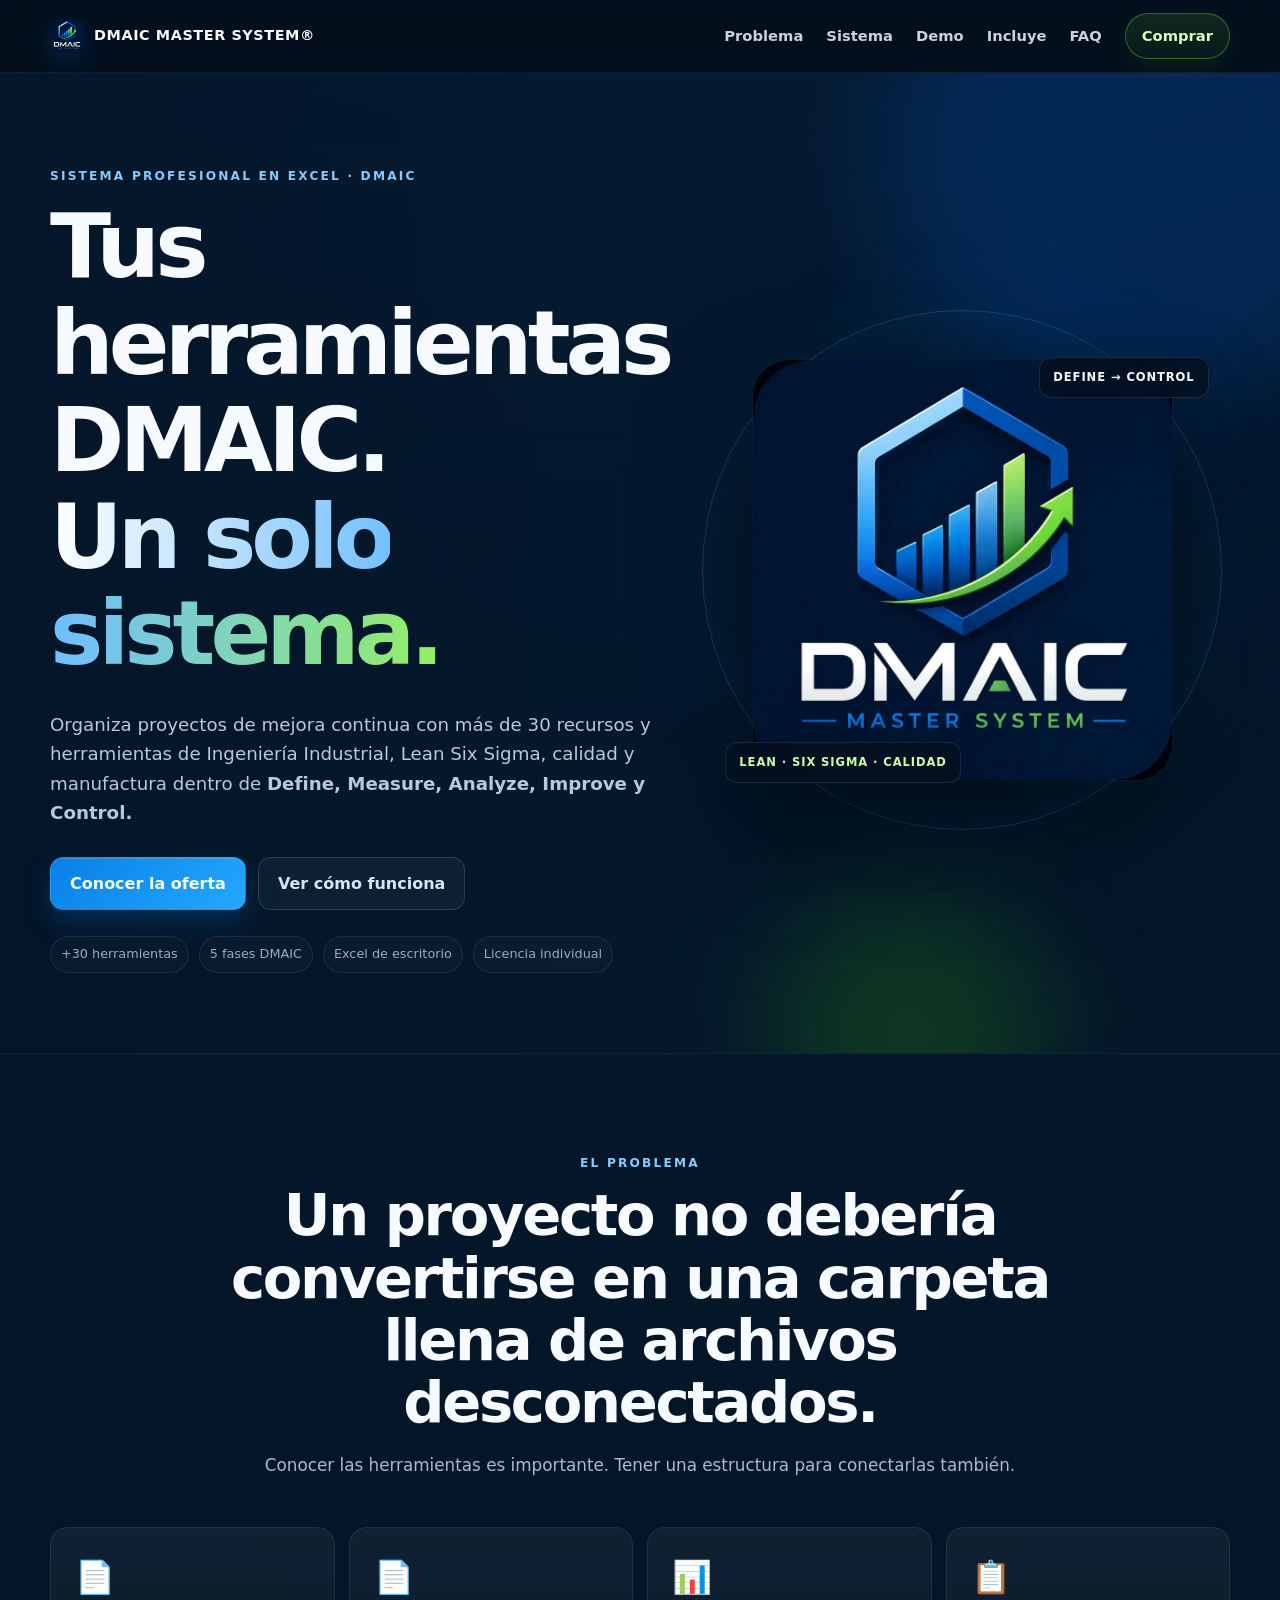
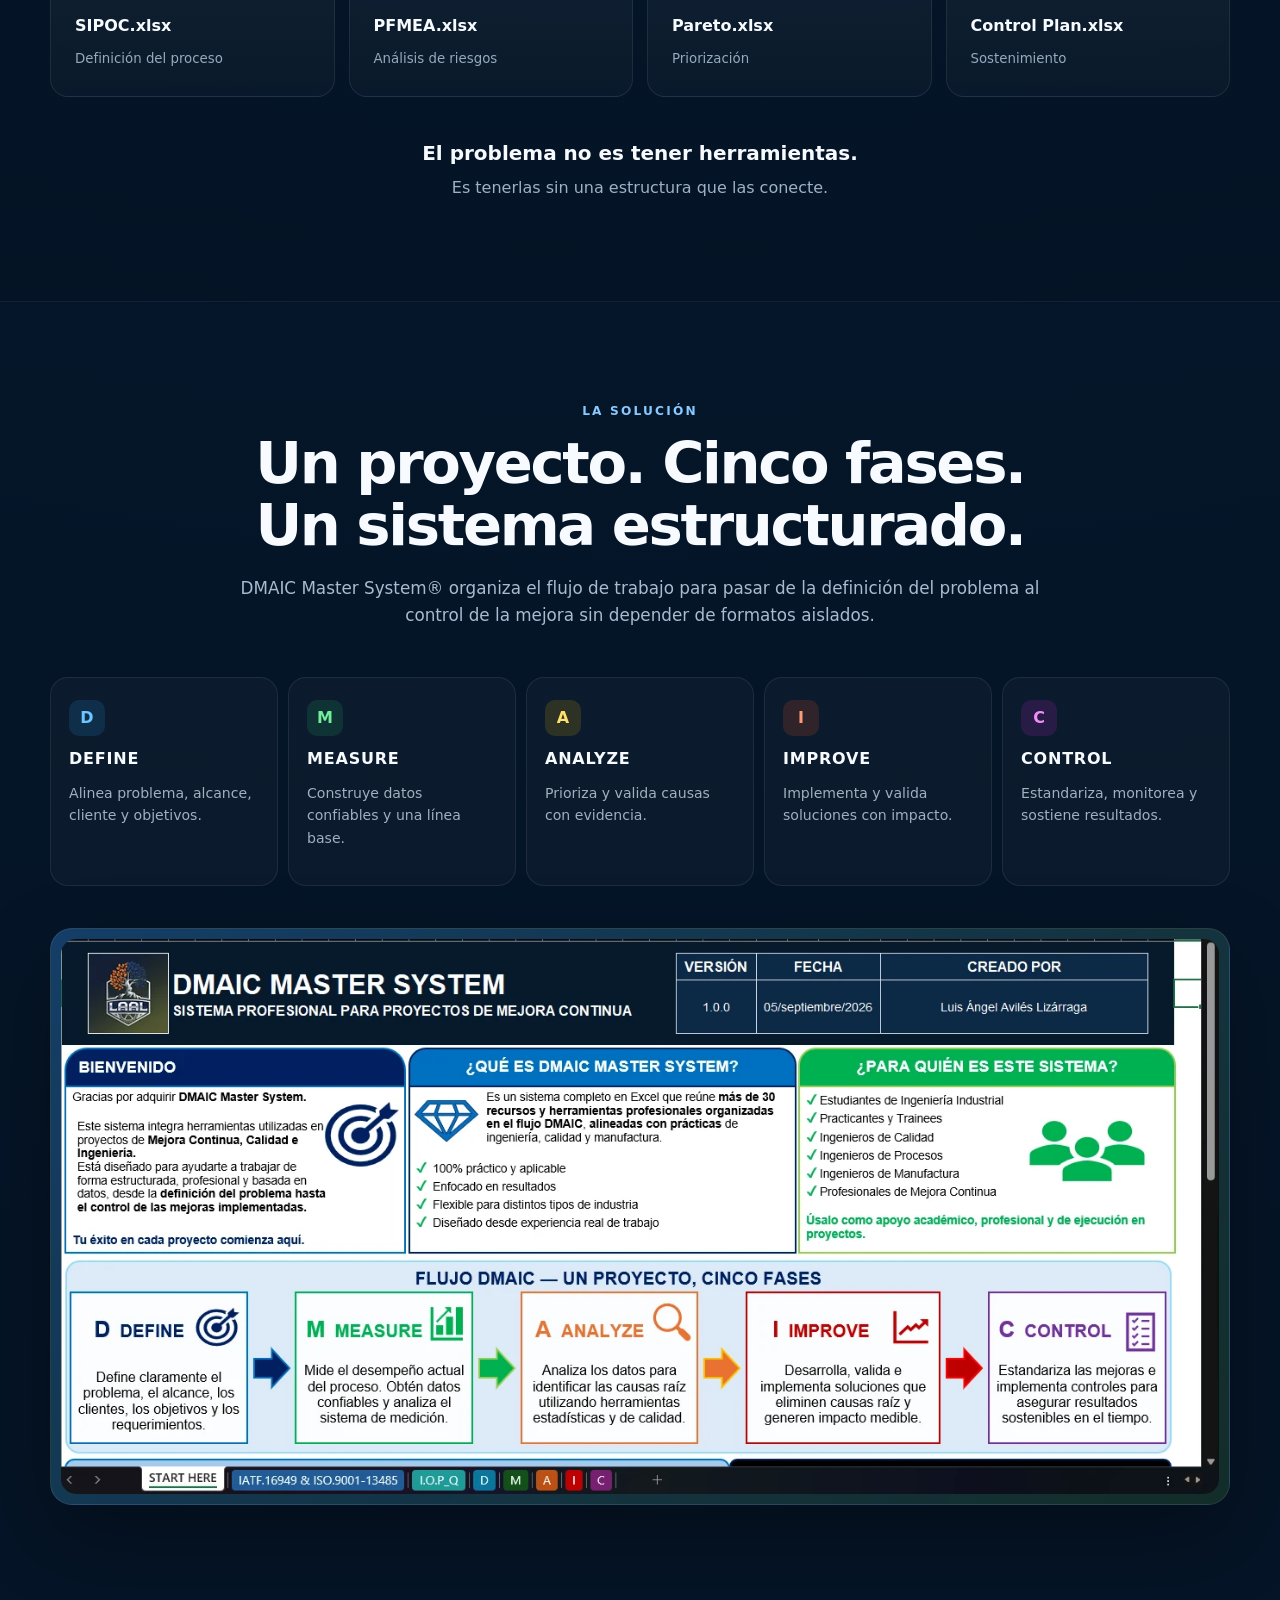
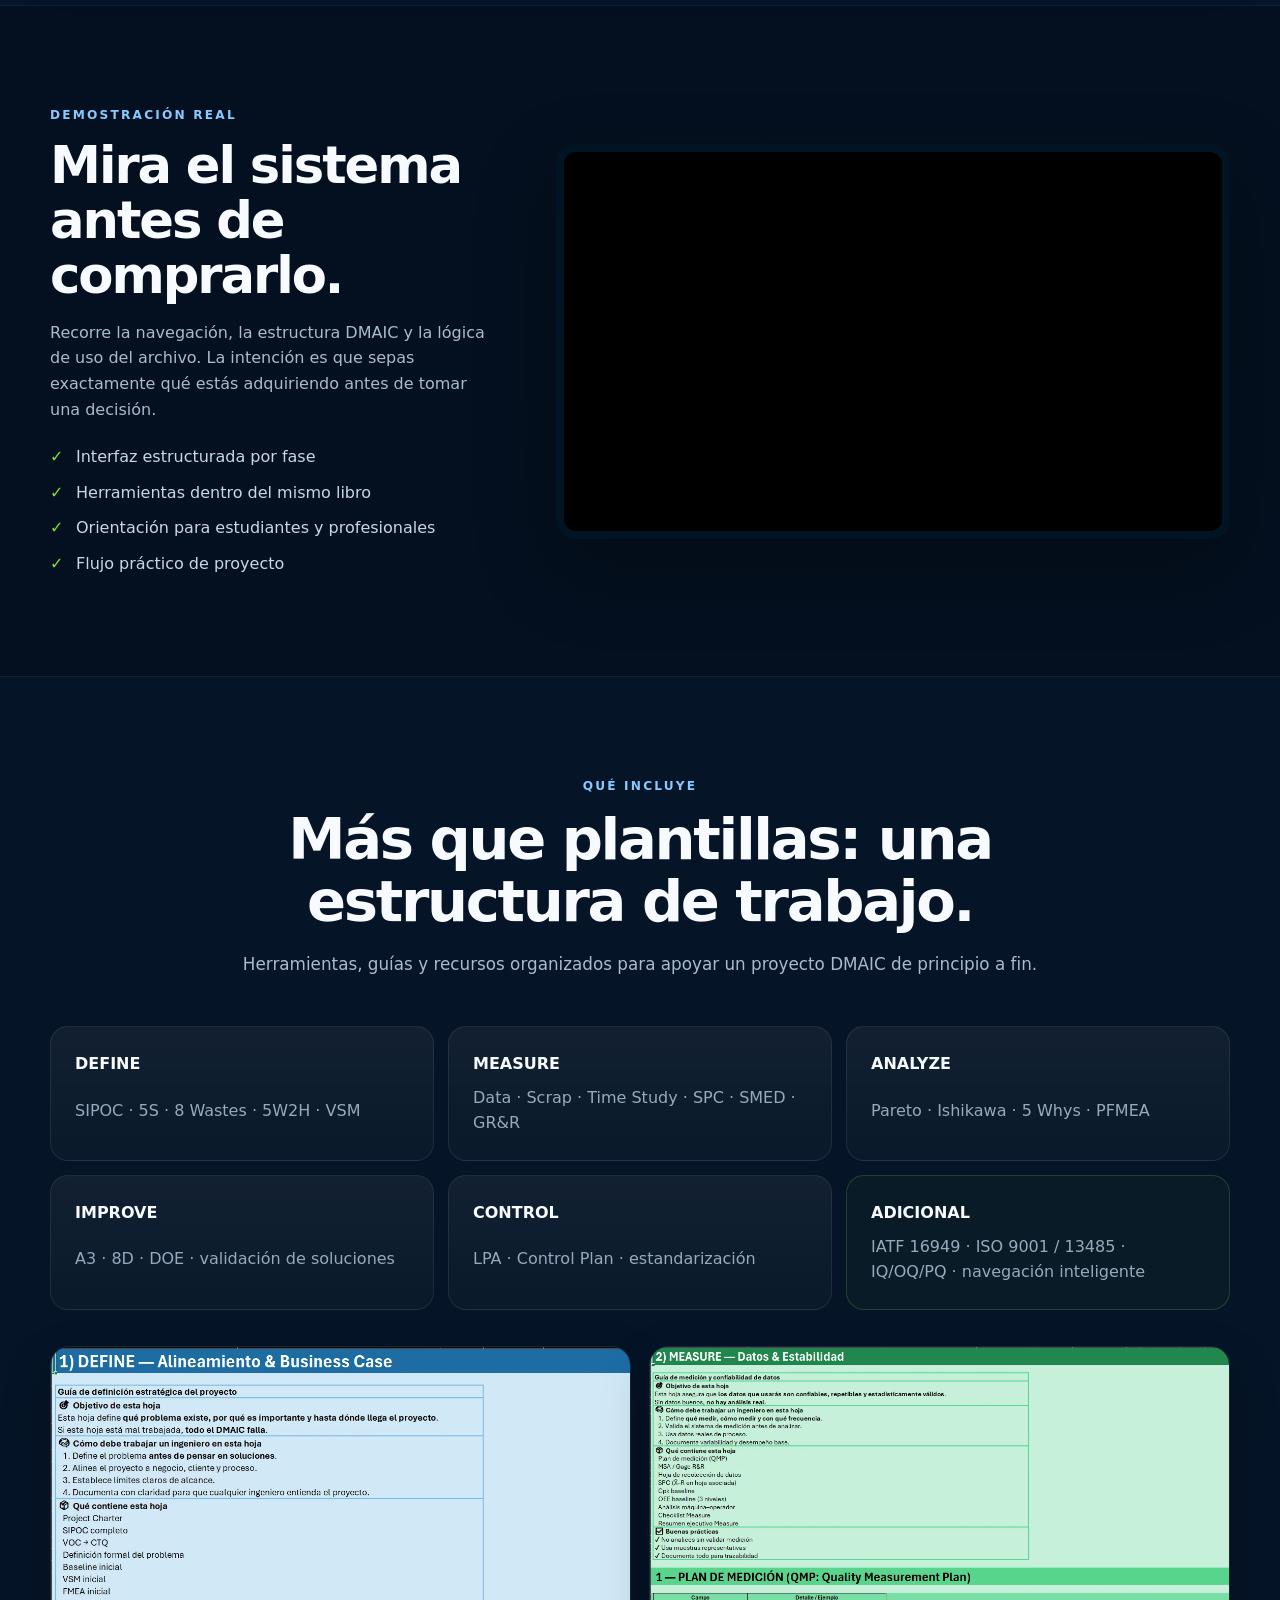
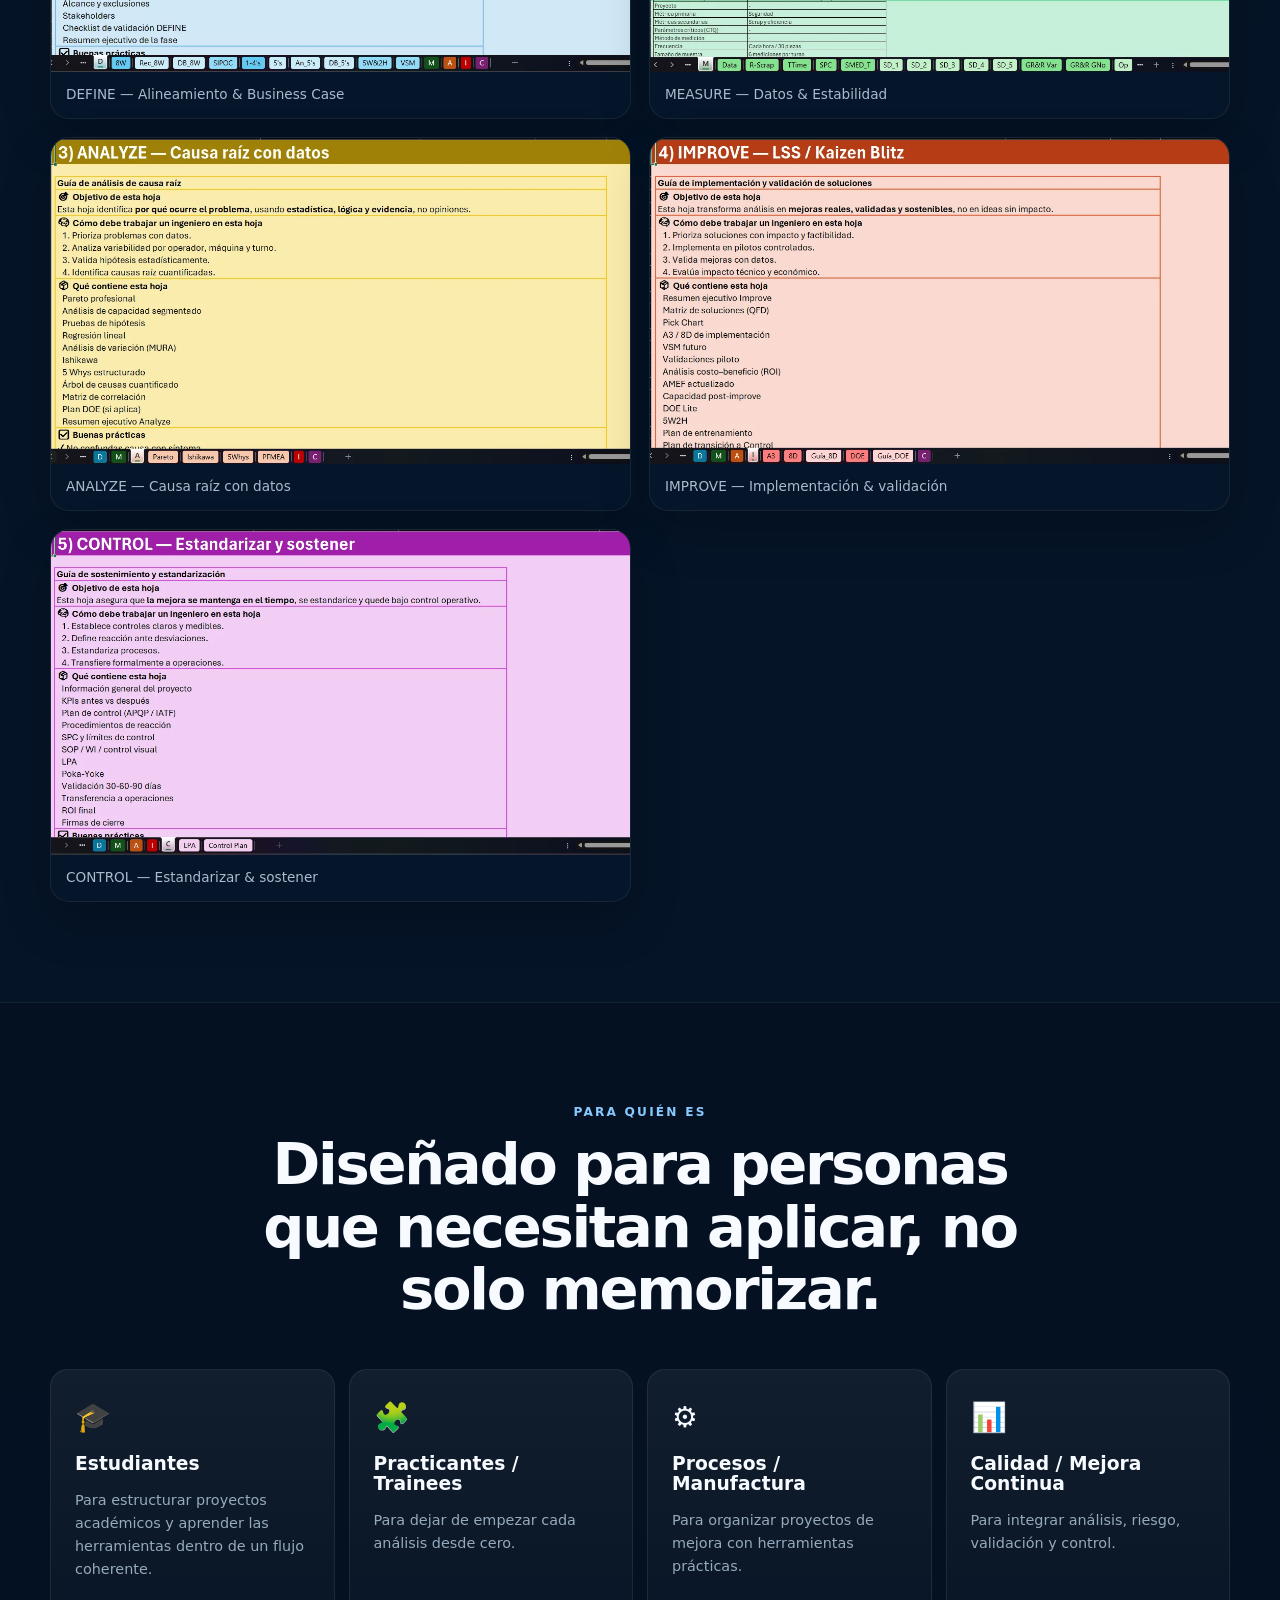
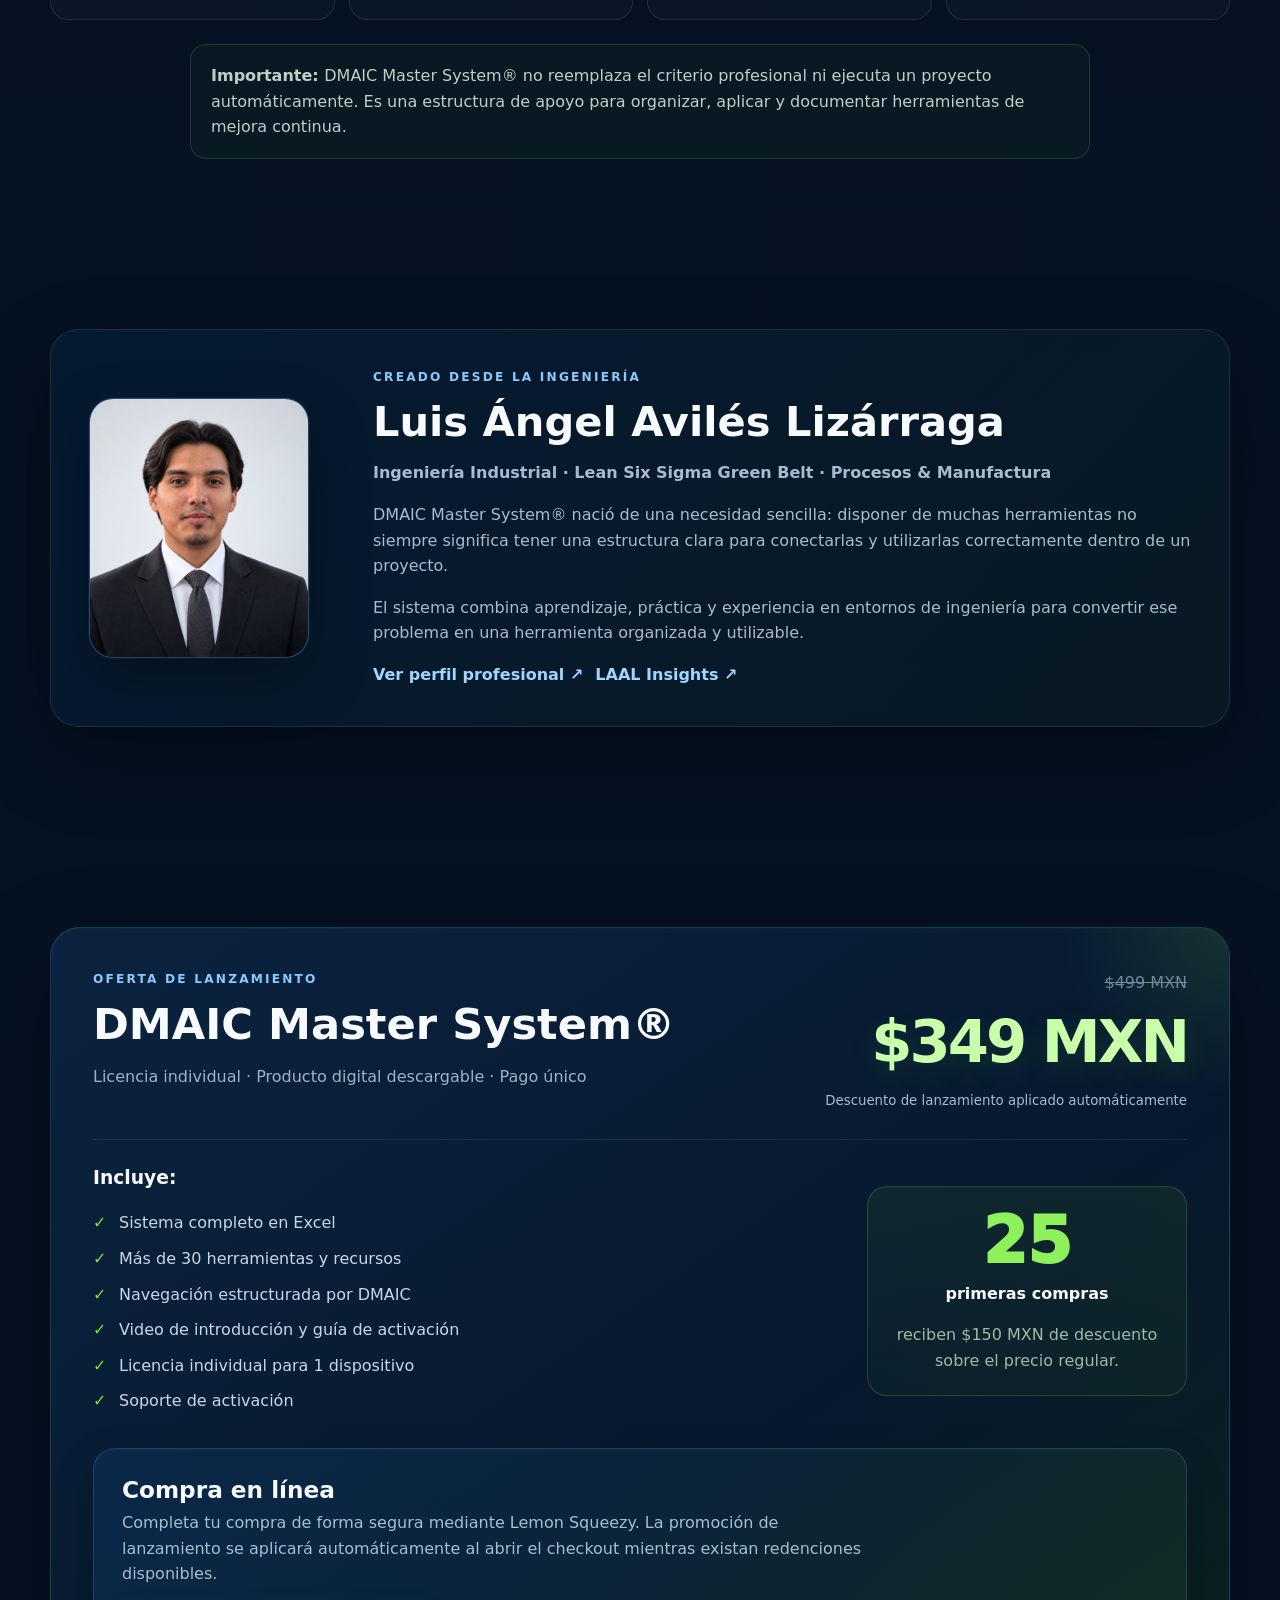
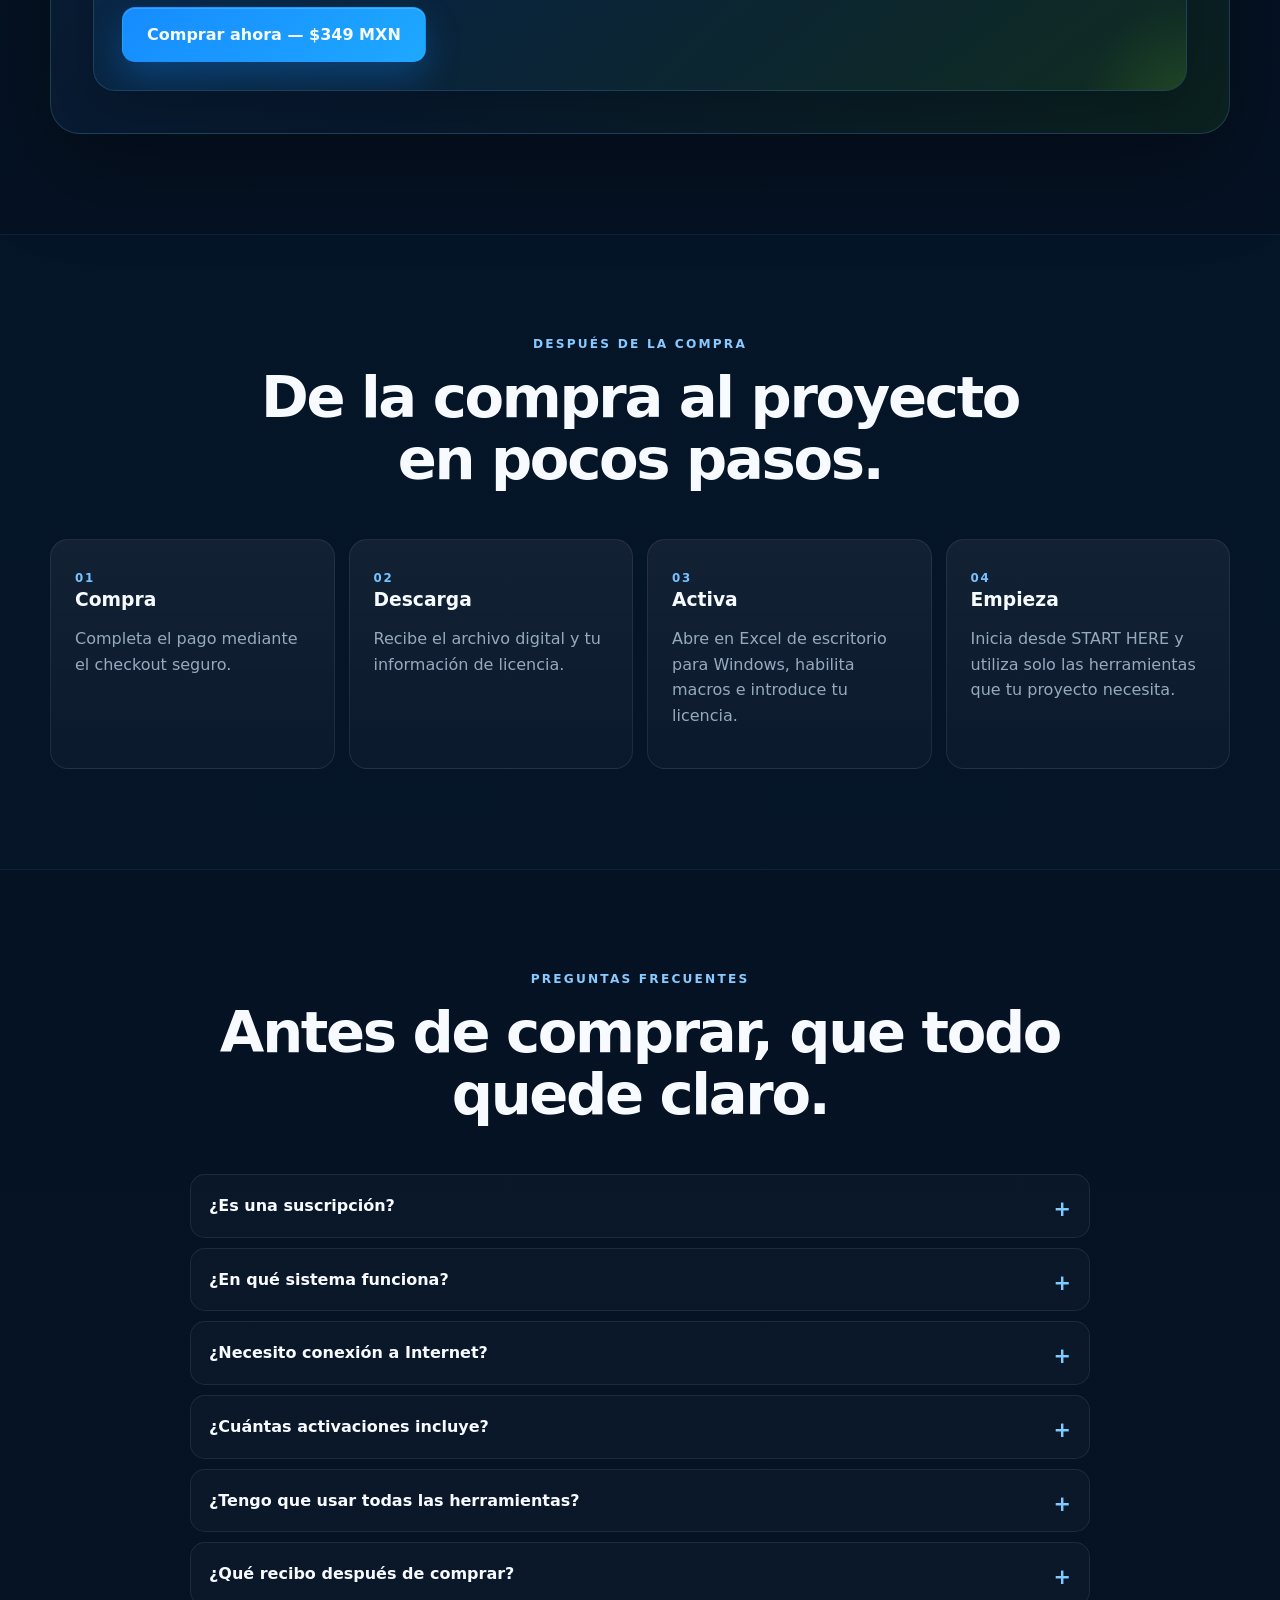
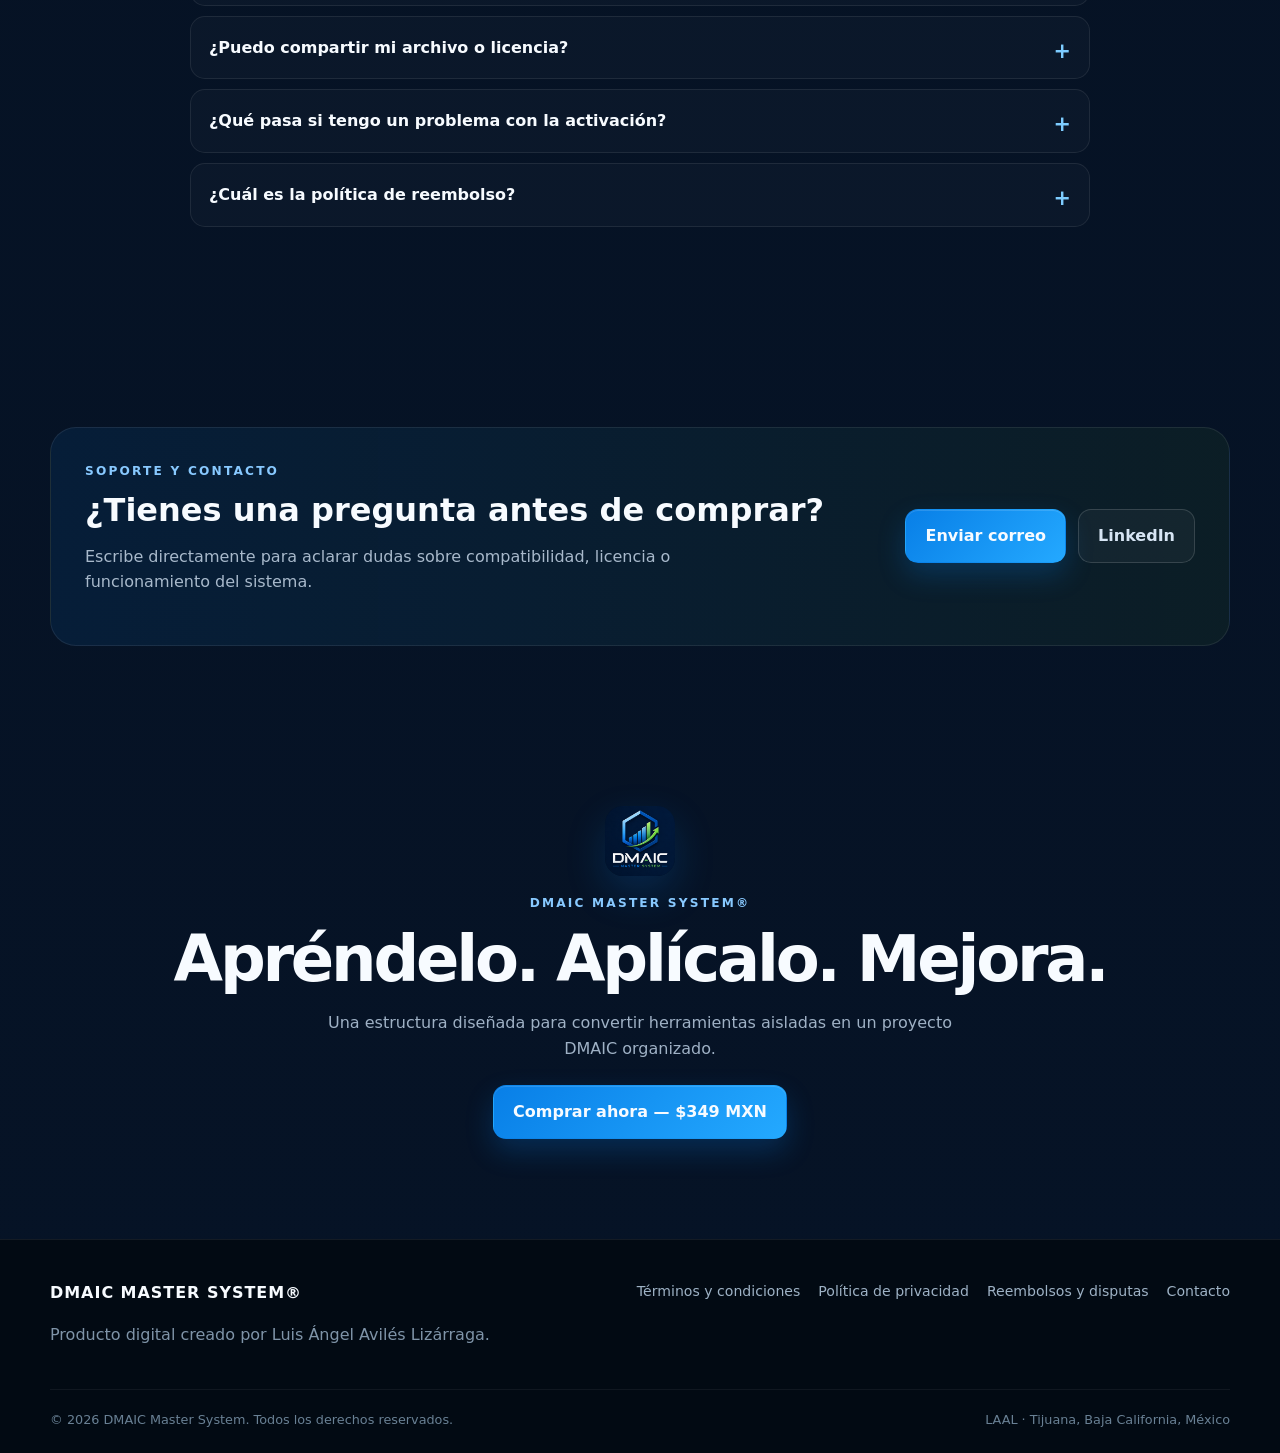
<file: index.html>
<!DOCTYPE html>
<html lang="es">

<head>

<meta charset="utf-8">
<meta name="viewport" content="width=device-width,initial-scale=1">

<title>DMAIC Master System® | Sistema profesional DMAIC en Excel</title>

<meta
  name="description"
  content="DMAIC Master System® organiza más de 30 herramientas de Ingeniería Industrial, Lean Six Sigma y mejora continua dentro de las cinco fases DMAIC, en un solo sistema profesional de Excel."
>

<meta name="robots" content="index,follow">

<link
  rel="canonical"
  href="https://dmaicmastersystem.com/"
>

<link
  rel="icon"
  href="assets/favicon.png"
>

<link
  rel="stylesheet"
  href="styles.css"
>

<meta
  property="og:type"
  content="website"
>

<meta
  property="og:title"
  content="DMAIC Master System® | Un proyecto. Cinco fases. Un solo sistema."
>

<meta
  property="og:description"
  content="Más de 30 herramientas organizadas dentro de Define, Measure, Analyze, Improve y Control."
>

<meta
  property="og:url"
  content="https://dmaicmastersystem.com/"
>

<meta
  property="og:image"
  content="https://dmaicmastersystem.com/assets/og-image.jpg"
>

<meta
  name="twitter:card"
  content="summary_large_image"
>

<script type="application/ld+json">

{
  "@context":"https://schema.org",
  "@type":"Product",
  "name":"DMAIC Master System®",
  "description":"Sistema profesional desarrollado en Microsoft Excel para estructurar proyectos de mejora continua mediante DMAIC.",
  "brand":{
    "@type":"Brand",
    "name":"DMAIC Master System"
  },
  "image":"https://dmaicmastersystem.com/assets/logo.webp",
  "category":"Software / Digital Product"
}

</script>

</head>


<body>


<a
  class="skip"
  href="#main"
>
Saltar al contenido
</a>


<header class="header">

  <div class="wrap navwrap">

    <a
      class="brand"
      href="#top"
    >

      <img
        src="assets/favicon.png"
        alt="DMAIC Master System"
      >

      <span>
        DMAIC MASTER SYSTEM®
      </span>

    </a>


    <button
      class="menubtn"
      aria-label="Abrir menú"
    >
      ☰
    </button>


    <nav class="nav">

      <a href="#problema">
        Problema
      </a>

      <a href="#sistema">
        Sistema
      </a>

      <a href="#demo">
        Demo
      </a>

      <a href="#incluye">
        Incluye
      </a>

      <a href="#faq">
        FAQ
      </a>


      <a
        class="navcta"
        href="https://dmaicmastersystem.lemonsqueezy.com/checkout/buy/1c10c3c1-2d9f-4cdb-a307-ae910353820e?checkout%5Bdiscount_code%5D=LANZAMIENTO2026"
        target="_blank"
        rel="noopener noreferrer"
      >
        Comprar
      </a>

    </nav>

  </div>

</header>


<main id="main">


<!-- =========================================================
     HERO
     ========================================================= -->

<section
  class="hero"
  id="top"
>

  <div class="glow g1"></div>
  <div class="glow g2"></div>


  <div class="wrap hero-grid">


    <div class="hero-copy reveal">

      <div class="eyebrow">
        SISTEMA PROFESIONAL EN EXCEL · DMAIC
      </div>


      <h1>

        Tus herramientas DMAIC.

        <br>

        <span>
          Un solo sistema.
        </span>

      </h1>


      <p class="lead">

        Organiza proyectos de mejora continua con más de 30 recursos y herramientas
        de Ingeniería Industrial, Lean Six Sigma, calidad y manufactura dentro de

        <strong>
          Define, Measure, Analyze, Improve y Control.
        </strong>

      </p>


      <div class="actions">

        <a
          class="btn primary"
          href="#oferta"
        >
          Conocer la oferta
        </a>


        <a
          class="btn ghost"
          href="#demo"
        >
          Ver cómo funciona
        </a>

      </div>


      <div class="trust">

        <span>
          +30 herramientas
        </span>

        <span>
          5 fases DMAIC
        </span>

        <span>
          Excel de escritorio
        </span>

        <span>
          Licencia individual
        </span>

      </div>

    </div>


    <div class="hero-art reveal">

      <div class="orbit"></div>


      <img
        src="assets/logo.webp"
        alt="Logo de DMAIC Master System"
      >


      <div class="chip c1">
        DEFINE → CONTROL
      </div>


      <div class="chip c2">
        LEAN · SIX SIGMA · CALIDAD
      </div>

    </div>


  </div>

</section>



<!-- =========================================================
     PROBLEMA
     ========================================================= -->

<section
  class="section"
  id="problema"
>

  <div class="wrap">


    <div class="head reveal">

      <div class="eyebrow">
        EL PROBLEMA
      </div>


      <h2>
        Un proyecto no debería convertirse en una carpeta llena de archivos desconectados.
      </h2>


      <p>
        Conocer las herramientas es importante.
        Tener una estructura para conectarlas también.
      </p>

    </div>


    <div class="files reveal">


      <div>

        <span>
          📄
        </span>

        <b>
          SIPOC.xlsx
        </b>

        <small>
          Definición del proceso
        </small>

      </div>


      <div>

        <span>
          📄
        </span>

        <b>
          PFMEA.xlsx
        </b>

        <small>
          Análisis de riesgos
        </small>

      </div>


      <div>

        <span>
          📊
        </span>

        <b>
          Pareto.xlsx
        </b>

        <small>
          Priorización
        </small>

      </div>


      <div>

        <span>
          📋
        </span>

        <b>
          Control Plan.xlsx
        </b>

        <small>
          Sostenimiento
        </small>

      </div>


    </div>


    <div class="bridge reveal">

      <strong>
        El problema no es tener herramientas.
      </strong>

      <span>
        Es tenerlas sin una estructura que las conecte.
      </span>

    </div>


  </div>

</section>



<!-- =========================================================
     SISTEMA
     ========================================================= -->

<section
  class="section alt"
  id="sistema"
>

  <div class="wrap">


    <div class="head reveal">

      <div class="eyebrow">
        LA SOLUCIÓN
      </div>


      <h2>
        Un proyecto. Cinco fases. Un sistema estructurado.
      </h2>


      <p>

        DMAIC Master System® organiza el flujo de trabajo para pasar
        de la definición del problema al control de la mejora
        sin depender de formatos aislados.

      </p>

    </div>


    <div class="phases reveal">


      <article class="d">

        <span>
          D
        </span>

        <h3>
          DEFINE
        </h3>

        <p>
          Alinea problema, alcance, cliente y objetivos.
        </p>

      </article>


      <article class="m">

        <span>
          M
        </span>

        <h3>
          MEASURE
        </h3>

        <p>
          Construye datos confiables y una línea base.
        </p>

      </article>


      <article class="a">

        <span>
          A
        </span>

        <h3>
          ANALYZE
        </h3>

        <p>
          Prioriza y valida causas con evidencia.
        </p>

      </article>


      <article class="i">

        <span>
          I
        </span>

        <h3>
          IMPROVE
        </h3>

        <p>
          Implementa y valida soluciones con impacto.
        </p>

      </article>


      <article class="c">

        <span>
          C
        </span>

        <h3>
          CONTROL
        </h3>

        <p>
          Estandariza, monitorea y sostiene resultados.
        </p>

      </article>


    </div>


    <div class="frame reveal">

      <img
        src="assets/start.webp"
        alt="Pantalla START HERE de DMAIC Master System"
        loading="lazy"
      >

    </div>


  </div>

</section>



<!-- =========================================================
     DEMO
     ========================================================= -->

<section
  class="section"
  id="demo"
>

  <div class="wrap demo">


    <div class="reveal">

      <div class="eyebrow">
        DEMOSTRACIÓN REAL
      </div>


      <h2>
        Mira el sistema antes de comprarlo.
      </h2>


      <p>

        Recorre la navegación, la estructura DMAIC y la lógica de uso del archivo.
        La intención es que sepas exactamente qué estás adquiriendo
        antes de tomar una decisión.

      </p>


      <ul class="checks">

        <li>
          Interfaz estructurada por fase
        </li>

        <li>
          Herramientas dentro del mismo libro
        </li>

        <li>
          Orientación para estudiantes y profesionales
        </li>

        <li>
          Flujo práctico de proyecto
        </li>

      </ul>

    </div>


    <div class="video reveal">

      <iframe
        src="https://www.youtube-nocookie.com/embed/h5NC1uvjAnE?rel=0"
        title="Demostración de DMAIC Master System"
        loading="lazy"
        allowfullscreen
      >
      </iframe>

    </div>


  </div>

</section>



<!-- =========================================================
     INCLUYE
     ========================================================= -->

<section
  class="section alt"
  id="incluye"
>

  <div class="wrap">


    <div class="head reveal">

      <div class="eyebrow">
        QUÉ INCLUYE
      </div>


      <h2>
        Más que plantillas: una estructura de trabajo.
      </h2>


      <p>

        Herramientas, guías y recursos organizados para apoyar
        un proyecto DMAIC de principio a fin.

      </p>

    </div>


    <div class="tools reveal">


      <div>

        <b>
          DEFINE
        </b>

        <span>
          SIPOC · 5S · 8 Wastes · 5W2H · VSM
        </span>

      </div>


      <div>

        <b>
          MEASURE
        </b>

        <span>
          Data · Scrap · Time Study · SPC · SMED · GR&amp;R
        </span>

      </div>


      <div>

        <b>
          ANALYZE
        </b>

        <span>
          Pareto · Ishikawa · 5 Whys · PFMEA
        </span>

      </div>


      <div>

        <b>
          IMPROVE
        </b>

        <span>
          A3 · 8D · DOE · validación de soluciones
        </span>

      </div>


      <div>

        <b>
          CONTROL
        </b>

        <span>
          LPA · Control Plan · estandarización
        </span>

      </div>


      <div class="accent">

        <b>
          ADICIONAL
        </b>

        <span>
          IATF 16949 · ISO 9001 / 13485 · IQ/OQ/PQ · navegación inteligente
        </span>

      </div>


    </div>


    <div class="gallery">


      <figure class="reveal">

        <img
          src="assets/define.webp"
          alt="Fase Define"
          loading="lazy"
        >

        <figcaption>
          DEFINE — Alineamiento &amp; Business Case
        </figcaption>

      </figure>


      <figure class="reveal">

        <img
          src="assets/measure.webp"
          alt="Fase Measure"
          loading="lazy"
        >

        <figcaption>
          MEASURE — Datos &amp; Estabilidad
        </figcaption>

      </figure>


      <figure class="reveal">

        <img
          src="assets/analyze.webp"
          alt="Fase Analyze"
          loading="lazy"
        >

        <figcaption>
          ANALYZE — Causa raíz con datos
        </figcaption>

      </figure>


      <figure class="reveal">

        <img
          src="assets/improve.webp"
          alt="Fase Improve"
          loading="lazy"
        >

        <figcaption>
          IMPROVE — Implementación &amp; validación
        </figcaption>

      </figure>


      <figure class="reveal">

        <img
          src="assets/control.webp"
          alt="Fase Control"
          loading="lazy"
        >

        <figcaption>
          CONTROL — Estandarizar &amp; sostener
        </figcaption>

      </figure>


    </div>


  </div>

</section>



<!-- =========================================================
     AUDIENCIA
     ========================================================= -->

<section class="section">

  <div class="wrap">


    <div class="head reveal">

      <div class="eyebrow">
        PARA QUIÉN ES
      </div>


      <h2>
        Diseñado para personas que necesitan aplicar, no solo memorizar.
      </h2>

    </div>


    <div class="audience reveal">


      <article>

        <div>
          🎓
        </div>

        <h3>
          Estudiantes
        </h3>

        <p>

          Para estructurar proyectos académicos y aprender las herramientas
          dentro de un flujo coherente.

        </p>

      </article>


      <article>

        <div>
          🧩
        </div>

        <h3>
          Practicantes / Trainees
        </h3>

        <p>
          Para dejar de empezar cada análisis desde cero.
        </p>

      </article>


      <article>

        <div>
          ⚙️
        </div>

        <h3>
          Procesos / Manufactura
        </h3>

        <p>
          Para organizar proyectos de mejora con herramientas prácticas.
        </p>

      </article>


      <article>

        <div>
          📊
        </div>

        <h3>
          Calidad / Mejora Continua
        </h3>

        <p>
          Para integrar análisis, riesgo, validación y control.
        </p>

      </article>


    </div>


    <div class="note reveal">

      <strong>
        Importante:
      </strong>

      DMAIC Master System® no reemplaza el criterio profesional
      ni ejecuta un proyecto automáticamente.

      Es una estructura de apoyo para organizar, aplicar y documentar
      herramientas de mejora continua.

    </div>


  </div>

</section>



<!-- =========================================================
     CREADOR
     ========================================================= -->

<section class="section creator">

  <div class="wrap creator-card reveal">


    <div class="creator-photo">

      <img
        src="assets/luis-aviles.png"
        alt="Luis Ángel Avilés Lizárraga, creador de DMAIC Master System"
        loading="lazy"
      >

    </div>


    <div>


      <div class="eyebrow">
        CREADO DESDE LA INGENIERÍA
      </div>


      <h2>
        Luis Ángel Avilés Lizárraga
      </h2>


      <p class="role">
        Ingeniería Industrial · Lean Six Sigma Green Belt · Procesos &amp; Manufactura
      </p>


      <p>

        DMAIC Master System® nació de una necesidad sencilla:
        disponer de muchas herramientas no siempre significa tener
        una estructura clara para conectarlas y utilizarlas correctamente
        dentro de un proyecto.

      </p>


      <p>

        El sistema combina aprendizaje, práctica y experiencia
        en entornos de ingeniería para convertir ese problema
        en una herramienta organizada y utilizable.

      </p>


      <div class="actions">


        <a
          class="link"
          href="https://www.linkedin.com/in/laal-industrial"
          target="_blank"
          rel="noopener noreferrer"
        >
          Ver perfil profesional ↗
        </a>


        <a
          class="link"
          href="https://www.youtube.com/@LAAL_Insights"
          target="_blank"
          rel="noopener noreferrer"
        >
          LAAL Insights ↗
        </a>


      </div>


    </div>


  </div>

</section>



<!-- =========================================================
     OFERTA
     ========================================================= -->

<section
  class="section"
  id="oferta"
>

  <div class="wrap">


    <div class="offer reveal">


      <div class="offer-top">


        <div>

          <div class="eyebrow">
            OFERTA DE LANZAMIENTO
          </div>


          <h2>
            DMAIC Master System®
          </h2>


          <p>
            Licencia individual · Producto digital descargable · Pago único
          </p>

        </div>


        <div class="price">

          <span>
            $499 MXN
          </span>

          <strong>
            $349 MXN
          </strong>

          <small>
            Descuento de lanzamiento aplicado automáticamente
          </small>

        </div>


      </div>


      <hr>


      <div class="offer-body">


        <div>


          <h3>
            Incluye:
          </h3>


          <ul class="checks">

            <li>
              Sistema completo en Excel
            </li>

            <li>
              Más de 30 herramientas y recursos
            </li>

            <li>
              Navegación estructurada por DMAIC
            </li>

            <li>
              Video de introducción y guía de activación
            </li>

            <li>
              Licencia individual para 1 dispositivo
            </li>

            <li>
              Soporte de activación
            </li>

          </ul>


        </div>


        <div class="launch">

          <span>
            25
          </span>

          <b>
            primeras compras
          </b>

          <p>
            reciben $150 MXN de descuento sobre el precio regular.
          </p>

        </div>


      </div>


      <div class="purchase">


        <h3>
          Compra en línea
        </h3>


        <p>

          Completa tu compra de forma segura mediante Lemon Squeezy.
          La promoción de lanzamiento se aplicará automáticamente
          al abrir el checkout mientras existan redenciones disponibles.

        </p>


        <a
          class="btn primary"
          href="https://dmaicmastersystem.lemonsqueezy.com/checkout/buy/1c10c3c1-2d9f-4cdb-a307-ae910353820e?checkout%5Bdiscount_code%5D=LANZAMIENTO2026"
          target="_blank"
          rel="noopener noreferrer"
        >
          Comprar ahora — $349 MXN
        </a>


      </div>


    </div>


  </div>

</section>



<!-- =========================================================
     DESPUÉS DE LA COMPRA
     ========================================================= -->

<section class="section alt">

  <div class="wrap">


    <div class="head reveal">

      <div class="eyebrow">
        DESPUÉS DE LA COMPRA
      </div>


      <h2>
        De la compra al proyecto en pocos pasos.
      </h2>

    </div>


    <div class="steps reveal">


      <div>

        <span>
          01
        </span>

        <h3>
          Compra
        </h3>

        <p>
          Completa el pago mediante el checkout seguro.
        </p>

      </div>


      <div>

        <span>
          02
        </span>

        <h3>
          Descarga
        </h3>

        <p>
          Recibe el archivo digital y tu información de licencia.
        </p>

      </div>


      <div>

        <span>
          03
        </span>

        <h3>
          Activa
        </h3>

        <p>

          Abre en Excel de escritorio para Windows,
          habilita macros e introduce tu licencia.

        </p>

      </div>


      <div>

        <span>
          04
        </span>

        <h3>
          Empieza
        </h3>

        <p>

          Inicia desde START HERE y utiliza solo
          las herramientas que tu proyecto necesita.

        </p>

      </div>


    </div>


  </div>

</section>



<!-- =========================================================
     FAQ
     ========================================================= -->

<section
  class="section"
  id="faq"
>

  <div class="wrap">


    <div class="head reveal">

      <div class="eyebrow">
        PREGUNTAS FRECUENTES
      </div>


      <h2>
        Antes de comprar, que todo quede claro.
      </h2>

    </div>


    <div class="faq reveal">


      <details>

        <summary>
          ¿Es una suscripción?
        </summary>

        <p>
          No. La versión actual se vende mediante un pago único para la licencia adquirida.
        </p>

      </details>


      <details>

        <summary>
          ¿En qué sistema funciona?
        </summary>

        <p>

          La versión comercial actual está diseñada para
          Microsoft Excel de escritorio en Windows
          y utiliza macros VBA.

        </p>

      </details>


      <details>

        <summary>
          ¿Necesito conexión a Internet?
        </summary>

        <p>

          La conexión se requiere para la activación inicial de la licencia.
          Después, el archivo puede utilizarse localmente
          según las condiciones de la licencia.

        </p>

      </details>


      <details>

        <summary>
          ¿Cuántas activaciones incluye?
        </summary>

        <p>

          La licencia individual permite una activación en un dispositivo.

          Si cambias de computadora, deberás solicitar
          la liberación de la activación anterior.

        </p>

      </details>


      <details>

        <summary>
          ¿Tengo que usar todas las herramientas?
        </summary>

        <p>

          No. Cada proyecto requiere criterio para seleccionar
          únicamente las herramientas relevantes.

        </p>

      </details>


      <details>

        <summary>
          ¿Qué recibo después de comprar?
        </summary>

        <p>

          El archivo DMAIC Master System®, información de licencia,
          guía breve de activación y acceso al video de introducción.

        </p>

      </details>


      <details>

        <summary>
          ¿Puedo compartir mi archivo o licencia?
        </summary>

        <p>

          No. La licencia es individual y no autoriza redistribución,
          reventa ni uso compartido fuera de sus términos.

        </p>

      </details>


      <details>

        <summary>
          ¿Qué pasa si tengo un problema con la activación?
        </summary>

        <p>

          Escribe a

          <a href="mailto:luisangel200407@gmail.com">
            luisangel200407@gmail.com
          </a>.

        </p>

      </details>


      <details>

        <summary>
          ¿Cuál es la política de reembolso?
        </summary>

        <p>

          Consulta la

          <a href="refunds.html">
            Política de reembolsos
          </a>

          antes de comprar.

        </p>

      </details>


    </div>


  </div>

</section>



<!-- =========================================================
     CONTACTO
     ========================================================= -->

<section class="section">

  <div class="wrap contact reveal">


    <div>

      <div class="eyebrow">
        SOPORTE Y CONTACTO
      </div>


      <h2>
        ¿Tienes una pregunta antes de comprar?
      </h2>


      <p>

        Escribe directamente para aclarar dudas sobre compatibilidad,
        licencia o funcionamiento del sistema.

      </p>

    </div>


    <div class="actions">


      <a
        class="btn primary"
        href="mailto:luisangel200407@gmail.com"
      >
        Enviar correo
      </a>


      <a
        class="btn ghost"
        href="https://www.linkedin.com/in/laal-industrial"
        target="_blank"
        rel="noopener noreferrer"
      >
        LinkedIn
      </a>


    </div>


  </div>

</section>



<!-- =========================================================
     CTA FINAL
     ========================================================= -->

<section class="section final">

  <div class="wrap reveal">


    <img
      src="assets/favicon.png"
      alt="DMAIC Master System"
    >


    <div class="eyebrow">
      DMAIC MASTER SYSTEM®
    </div>


    <h2>
      Apréndelo. Aplícalo. Mejora.
    </h2>


    <p>

      Una estructura diseñada para convertir herramientas aisladas
      en un proyecto DMAIC organizado.

    </p>


    <a
      class="btn primary"
      href="https://dmaicmastersystem.lemonsqueezy.com/checkout/buy/1c10c3c1-2d9f-4cdb-a307-ae910353820e?checkout%5Bdiscount_code%5D=LANZAMIENTO2026"
      target="_blank"
      rel="noopener noreferrer"
    >
      Comprar ahora — $349 MXN
    </a>


  </div>

</section>


</main>



<!-- =========================================================
     FOOTER
     ========================================================= -->

<footer class="footer">


  <div class="wrap footer-grid">


    <div>

      <div class="fbrand">
        DMAIC MASTER SYSTEM®
      </div>


      <p>
        Producto digital creado por Luis Ángel Avilés Lizárraga.
      </p>

    </div>


    <div class="flinks">


      <a href="terms.html">
        Términos y condiciones
      </a>


      <a href="privacy.html">
        Política de privacidad
      </a>


      <a href="refunds.html">
        Reembolsos y disputas
      </a>


      <a href="mailto:luisangel200407@gmail.com">
        Contacto
      </a>


    </div>


  </div>


  <div class="wrap footer-bottom">


    <span>

      © <span id="year"></span>
      DMAIC Master System.
      Todos los derechos reservados.

    </span>


    <span>
      LAAL · Tijuana, Baja California, México
    </span>


  </div>


</footer>


<script src="script.js"></script>


</body>

</html>
</file>
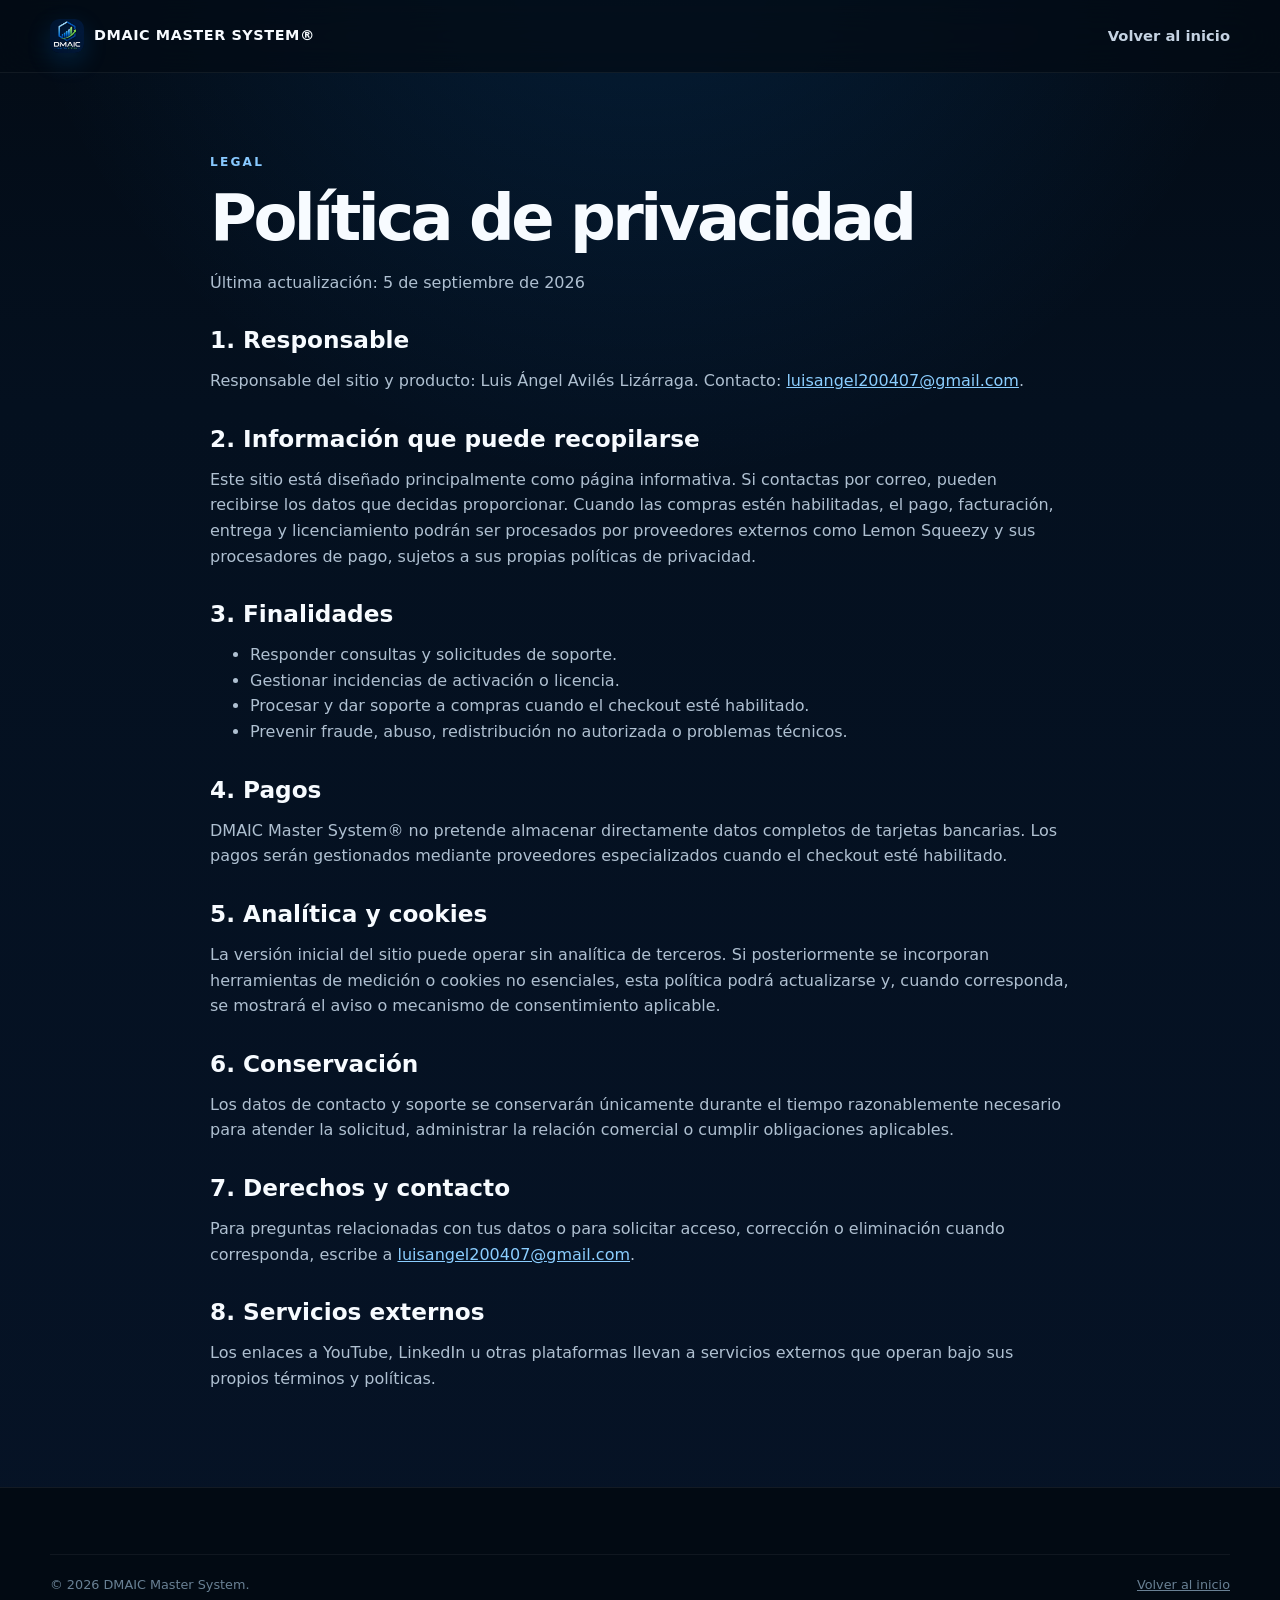
<file: privacy.html>
<!DOCTYPE html><html lang="es"><head><meta charset="utf-8"><meta name="viewport" content="width=device-width,initial-scale=1"><title>Política de privacidad | DMAIC Master System®</title><link rel="icon" href="assets/favicon.png"><link rel="stylesheet" href="styles.css"></head><body><header class="header"><div class="wrap navwrap"><a class="brand" href="index.html"><img src="assets/favicon.png" alt=""><span>DMAIC MASTER SYSTEM®</span></a><nav class="nav"><a href="index.html">Volver al inicio</a></nav></div></header><main><div class="wrap legal"><div class="eyebrow">LEGAL</div><h1>Política de privacidad</h1><p>Última actualización: 5 de septiembre de 2026</p><h2>1. Responsable</h2><p>Responsable del sitio y producto: Luis Ángel Avilés Lizárraga. Contacto: <a href="mailto:luisangel200407@gmail.com">luisangel200407@gmail.com</a>.</p><h2>2. Información que puede recopilarse</h2><p>Este sitio está diseñado principalmente como página informativa. Si contactas por correo, pueden recibirse los datos que decidas proporcionar. Cuando las compras estén habilitadas, el pago, facturación, entrega y licenciamiento podrán ser procesados por proveedores externos como Lemon Squeezy y sus procesadores de pago, sujetos a sus propias políticas de privacidad.</p><h2>3. Finalidades</h2><ul><li>Responder consultas y solicitudes de soporte.</li><li>Gestionar incidencias de activación o licencia.</li><li>Procesar y dar soporte a compras cuando el checkout esté habilitado.</li><li>Prevenir fraude, abuso, redistribución no autorizada o problemas técnicos.</li></ul><h2>4. Pagos</h2><p>DMAIC Master System® no pretende almacenar directamente datos completos de tarjetas bancarias. Los pagos serán gestionados mediante proveedores especializados cuando el checkout esté habilitado.</p><h2>5. Analítica y cookies</h2><p>La versión inicial del sitio puede operar sin analítica de terceros. Si posteriormente se incorporan herramientas de medición o cookies no esenciales, esta política podrá actualizarse y, cuando corresponda, se mostrará el aviso o mecanismo de consentimiento aplicable.</p><h2>6. Conservación</h2><p>Los datos de contacto y soporte se conservarán únicamente durante el tiempo razonablemente necesario para atender la solicitud, administrar la relación comercial o cumplir obligaciones aplicables.</p><h2>7. Derechos y contacto</h2><p>Para preguntas relacionadas con tus datos o para solicitar acceso, corrección o eliminación cuando corresponda, escribe a <a href="mailto:luisangel200407@gmail.com">luisangel200407@gmail.com</a>.</p><h2>8. Servicios externos</h2><p>Los enlaces a YouTube, LinkedIn u otras plataformas llevan a servicios externos que operan bajo sus propios términos y políticas.</p></div></main><footer class="footer"><div class="wrap footer-bottom"><span>© 2026 DMAIC Master System.</span><a href="index.html">Volver al inicio</a></div></footer></body></html>
</file>
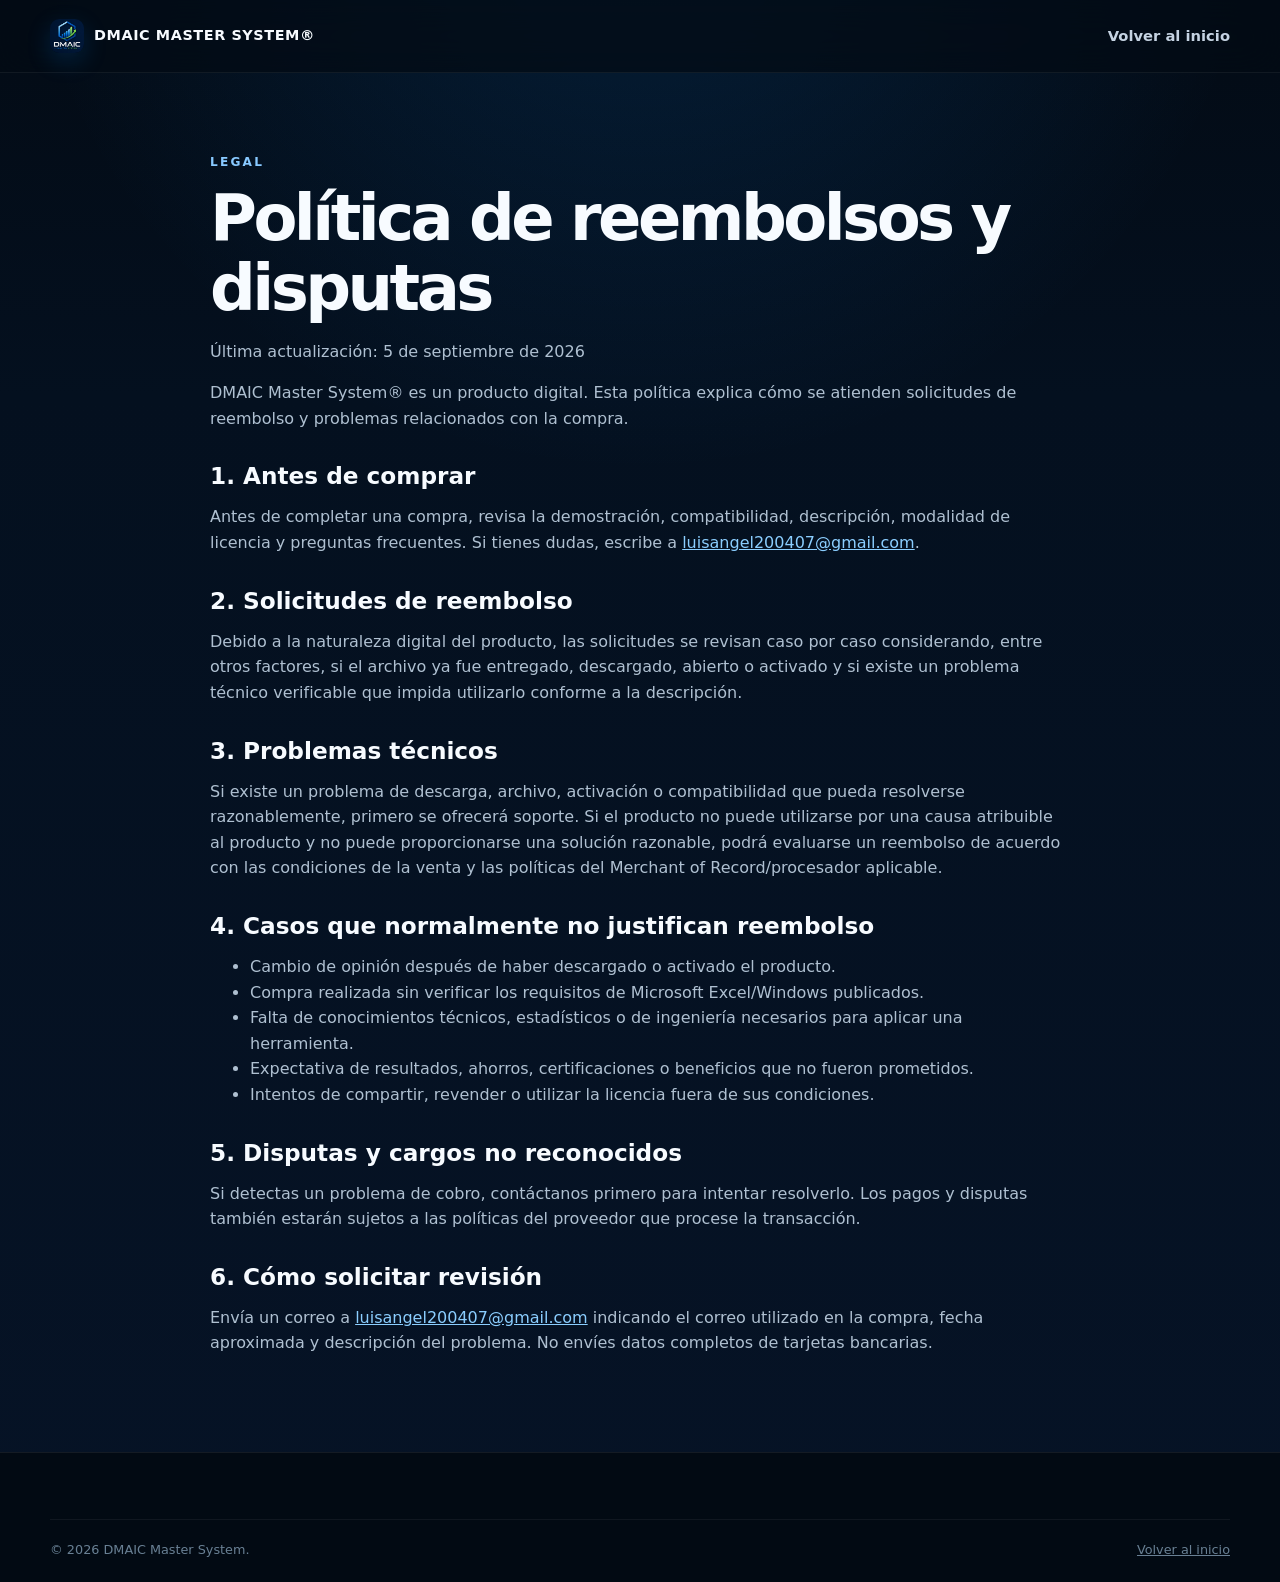
<file: refunds.html>
<!DOCTYPE html><html lang="es"><head><meta charset="utf-8"><meta name="viewport" content="width=device-width,initial-scale=1"><title>Reembolsos y disputas | DMAIC Master System®</title><link rel="icon" href="assets/favicon.png"><link rel="stylesheet" href="styles.css"></head><body><header class="header"><div class="wrap navwrap"><a class="brand" href="index.html"><img src="assets/favicon.png" alt=""><span>DMAIC MASTER SYSTEM®</span></a><nav class="nav"><a href="index.html">Volver al inicio</a></nav></div></header><main><div class="wrap legal"><div class="eyebrow">LEGAL</div><h1>Política de reembolsos y disputas</h1><p>Última actualización: 5 de septiembre de 2026</p><p>DMAIC Master System® es un producto digital. Esta política explica cómo se atienden solicitudes de reembolso y problemas relacionados con la compra.</p><h2>1. Antes de comprar</h2><p>Antes de completar una compra, revisa la demostración, compatibilidad, descripción, modalidad de licencia y preguntas frecuentes. Si tienes dudas, escribe a <a href="mailto:luisangel200407@gmail.com">luisangel200407@gmail.com</a>.</p><h2>2. Solicitudes de reembolso</h2><p>Debido a la naturaleza digital del producto, las solicitudes se revisan caso por caso considerando, entre otros factores, si el archivo ya fue entregado, descargado, abierto o activado y si existe un problema técnico verificable que impida utilizarlo conforme a la descripción.</p><h2>3. Problemas técnicos</h2><p>Si existe un problema de descarga, archivo, activación o compatibilidad que pueda resolverse razonablemente, primero se ofrecerá soporte. Si el producto no puede utilizarse por una causa atribuible al producto y no puede proporcionarse una solución razonable, podrá evaluarse un reembolso de acuerdo con las condiciones de la venta y las políticas del Merchant of Record/procesador aplicable.</p><h2>4. Casos que normalmente no justifican reembolso</h2><ul><li>Cambio de opinión después de haber descargado o activado el producto.</li><li>Compra realizada sin verificar los requisitos de Microsoft Excel/Windows publicados.</li><li>Falta de conocimientos técnicos, estadísticos o de ingeniería necesarios para aplicar una herramienta.</li><li>Expectativa de resultados, ahorros, certificaciones o beneficios que no fueron prometidos.</li><li>Intentos de compartir, revender o utilizar la licencia fuera de sus condiciones.</li></ul><h2>5. Disputas y cargos no reconocidos</h2><p>Si detectas un problema de cobro, contáctanos primero para intentar resolverlo. Los pagos y disputas también estarán sujetos a las políticas del proveedor que procese la transacción.</p><h2>6. Cómo solicitar revisión</h2><p>Envía un correo a <a href="mailto:luisangel200407@gmail.com">luisangel200407@gmail.com</a> indicando el correo utilizado en la compra, fecha aproximada y descripción del problema. No envíes datos completos de tarjetas bancarias.</p></div></main><footer class="footer"><div class="wrap footer-bottom"><span>© 2026 DMAIC Master System.</span><a href="index.html">Volver al inicio</a></div></footer></body></html>
</file>
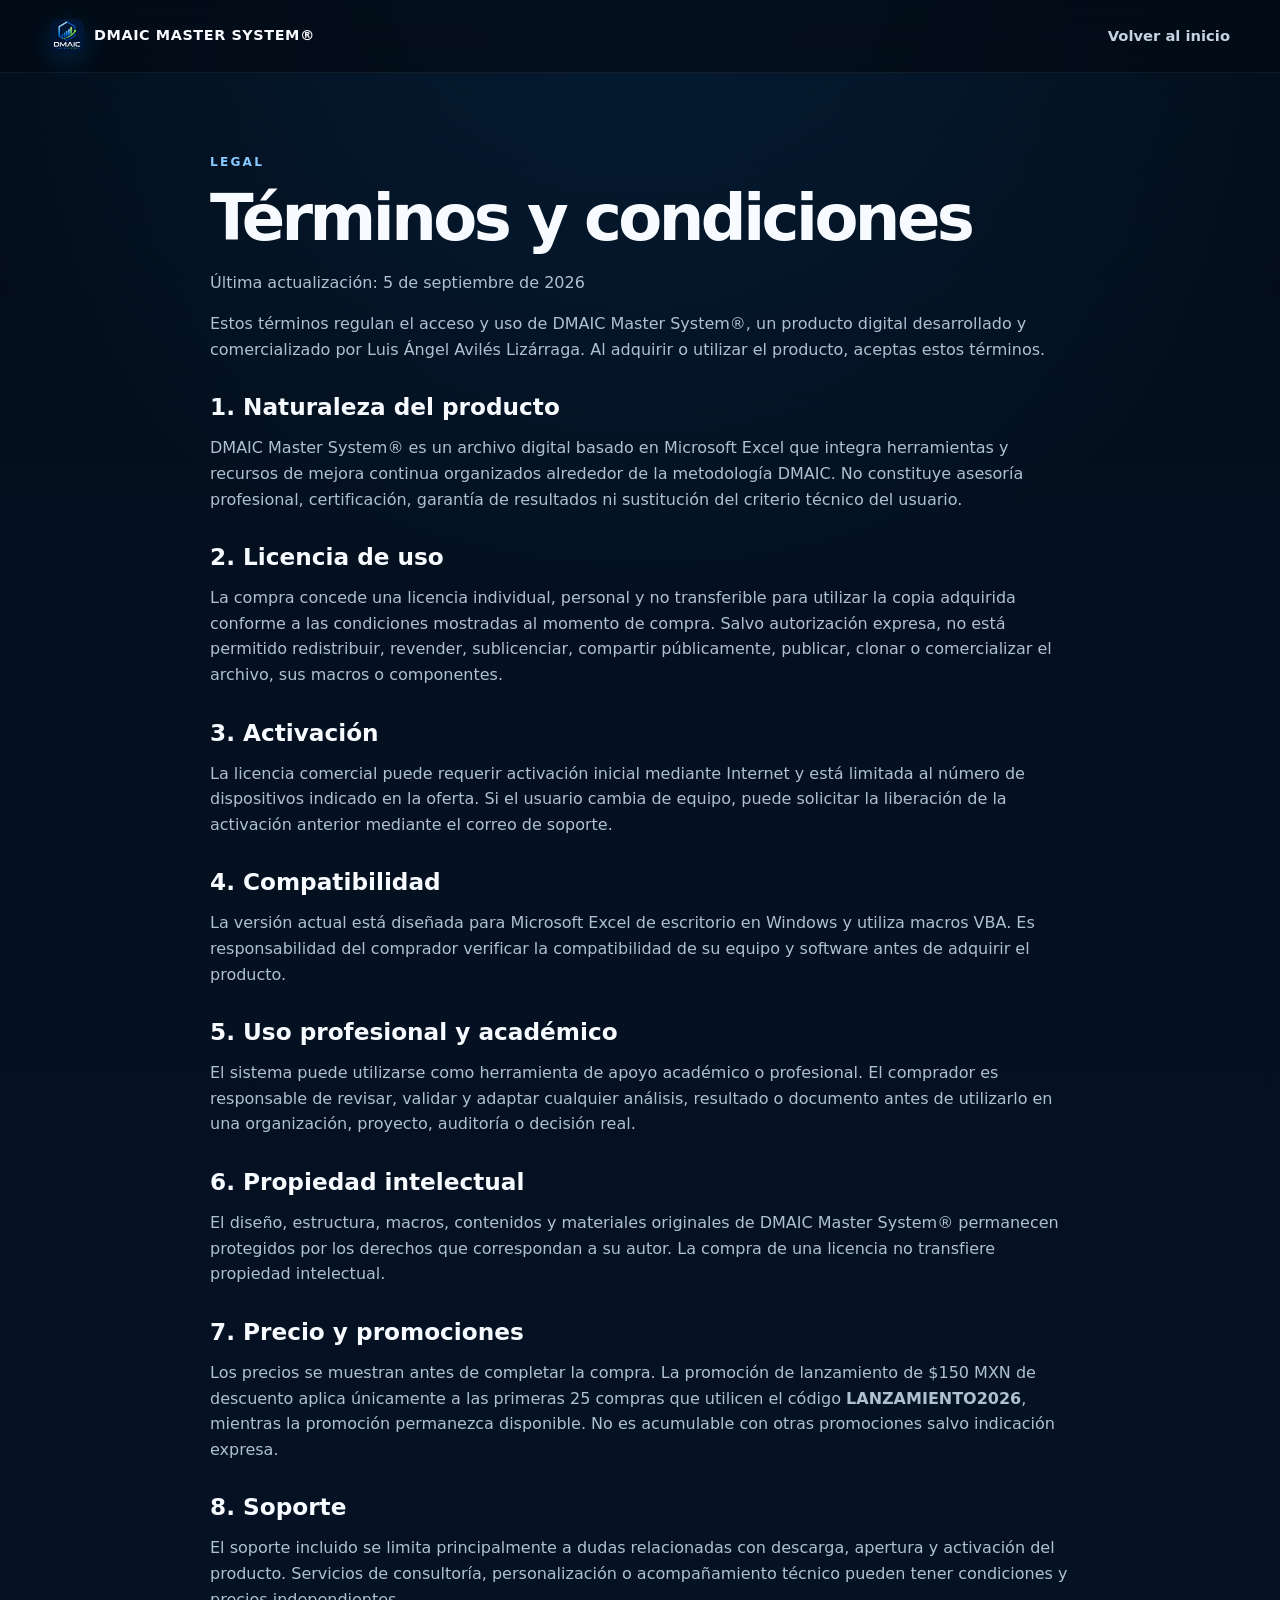
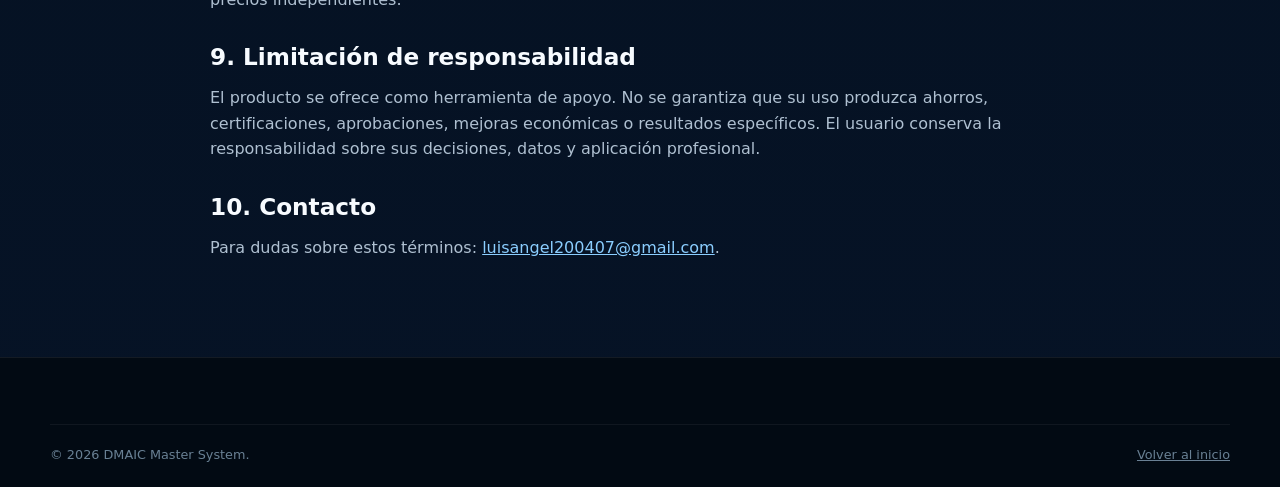
<file: terms.html>
<!DOCTYPE html><html lang="es"><head><meta charset="utf-8"><meta name="viewport" content="width=device-width,initial-scale=1"><title>Términos y condiciones | DMAIC Master System®</title><link rel="icon" href="assets/favicon.png"><link rel="stylesheet" href="styles.css"></head><body><header class="header"><div class="wrap navwrap"><a class="brand" href="index.html"><img src="assets/favicon.png" alt=""><span>DMAIC MASTER SYSTEM®</span></a><nav class="nav"><a href="index.html">Volver al inicio</a></nav></div></header><main><div class="wrap legal"><div class="eyebrow">LEGAL</div><h1>Términos y condiciones</h1><p>Última actualización: 5 de septiembre de 2026</p><p>Estos términos regulan el acceso y uso de DMAIC Master System®, un producto digital desarrollado y comercializado por Luis Ángel Avilés Lizárraga. Al adquirir o utilizar el producto, aceptas estos términos.</p><h2>1. Naturaleza del producto</h2><p>DMAIC Master System® es un archivo digital basado en Microsoft Excel que integra herramientas y recursos de mejora continua organizados alrededor de la metodología DMAIC. No constituye asesoría profesional, certificación, garantía de resultados ni sustitución del criterio técnico del usuario.</p><h2>2. Licencia de uso</h2><p>La compra concede una licencia individual, personal y no transferible para utilizar la copia adquirida conforme a las condiciones mostradas al momento de compra. Salvo autorización expresa, no está permitido redistribuir, revender, sublicenciar, compartir públicamente, publicar, clonar o comercializar el archivo, sus macros o componentes.</p><h2>3. Activación</h2><p>La licencia comercial puede requerir activación inicial mediante Internet y está limitada al número de dispositivos indicado en la oferta. Si el usuario cambia de equipo, puede solicitar la liberación de la activación anterior mediante el correo de soporte.</p><h2>4. Compatibilidad</h2><p>La versión actual está diseñada para Microsoft Excel de escritorio en Windows y utiliza macros VBA. Es responsabilidad del comprador verificar la compatibilidad de su equipo y software antes de adquirir el producto.</p><h2>5. Uso profesional y académico</h2><p>El sistema puede utilizarse como herramienta de apoyo académico o profesional. El comprador es responsable de revisar, validar y adaptar cualquier análisis, resultado o documento antes de utilizarlo en una organización, proyecto, auditoría o decisión real.</p><h2>6. Propiedad intelectual</h2><p>El diseño, estructura, macros, contenidos y materiales originales de DMAIC Master System® permanecen protegidos por los derechos que correspondan a su autor. La compra de una licencia no transfiere propiedad intelectual.</p><h2>7. Precio y promociones</h2><p>Los precios se muestran antes de completar la compra. La promoción de lanzamiento de $150 MXN de descuento aplica únicamente a las primeras 25 compras que utilicen el código <strong>LANZAMIENTO2026</strong>, mientras la promoción permanezca disponible. No es acumulable con otras promociones salvo indicación expresa.</p><h2>8. Soporte</h2><p>El soporte incluido se limita principalmente a dudas relacionadas con descarga, apertura y activación del producto. Servicios de consultoría, personalización o acompañamiento técnico pueden tener condiciones y precios independientes.</p><h2>9. Limitación de responsabilidad</h2><p>El producto se ofrece como herramienta de apoyo. No se garantiza que su uso produzca ahorros, certificaciones, aprobaciones, mejoras económicas o resultados específicos. El usuario conserva la responsabilidad sobre sus decisiones, datos y aplicación profesional.</p><h2>10. Contacto</h2><p>Para dudas sobre estos términos: <a href="mailto:luisangel200407@gmail.com">luisangel200407@gmail.com</a>.</p></div></main><footer class="footer"><div class="wrap footer-bottom"><span>© 2026 DMAIC Master System.</span><a href="index.html">Volver al inicio</a></div></footer></body></html>
</file>
<file: styles.css>
:root{
    --bg:#04101f;
    --bg2:#07182d;
    --bg3:#0a2039;
    --card:#0a2039;

    --text:#f7fbff;
    --muted:#a9bbce;

    --blue:#0d8dff;
    --blue2:#29a8ff;

    --green:#77e33c;
    --green2:#9cff67;

    --line:rgba(147,197,253,.16);
    --line-soft:rgba(255,255,255,.07);

    --shadow:0 30px 80px rgba(0,0,0,.32);
    --shadow-soft:0 18px 50px rgba(0,0,0,.22);

    --radius:18px;
    --radius-lg:28px;

    --transition:.24s ease;
}

*{
    box-sizing:border-box
}

html{
    scroll-behavior:smooth
}

body{
    margin:0;
    font-family:
        Inter,
        ui-sans-serif,
        system-ui,
        -apple-system,
        BlinkMacSystemFont,
        "Segoe UI",
        sans-serif;

    background:
        radial-gradient(
            circle at 50% -10%,
            rgba(13,141,255,.16),
            transparent 34%
        ),
        linear-gradient(
            180deg,
            #030b15 0%,
            var(--bg) 25%,
            #061326 100%
        );

    color:var(--text);
    line-height:1.6;
    overflow-x:hidden;
}

::selection{
    background:rgba(13,141,255,.35);
    color:#fff;
}

a{
    color:inherit
}

img{
    max-width:100%;
    display:block
}

button,
a{
    -webkit-tap-highlight-color:transparent;
}

.wrap{
    width:min(1180px,calc(100% - 40px));
    margin:auto
}


/* =========================================================
   ACCESSIBILITY
   ========================================================= */

.skip{
    position:absolute;
    left:-999px
}

.skip:focus{
    left:10px;
    top:10px;
    background:#fff;
    color:#000;
    padding:10px 14px;
    border-radius:8px;
    z-index:9999
}


/* =========================================================
   HEADER / NAVIGATION
   ========================================================= */

.header{
    position:sticky;
    top:0;
    z-index:50;

    background:rgba(3,11,21,.74);
    backdrop-filter:blur(18px);
    -webkit-backdrop-filter:blur(18px);

    border-bottom:1px solid rgba(255,255,255,.06)
}

.navwrap{
    height:72px;
    display:flex;
    align-items:center;
    justify-content:space-between;
    gap:20px
}

.brand{
    display:flex;
    align-items:center;
    gap:10px;

    text-decoration:none;
    font-weight:900;
    letter-spacing:.04em;
    font-size:.9rem
}

.brand img{
    width:34px;
    height:34px;
    border-radius:9px;
    box-shadow:0 8px 24px rgba(13,141,255,.18);
}

.nav{
    display:flex;
    align-items:center;
    gap:23px
}

.nav a{
    color:#c5d3e2;
    text-decoration:none;
    font-size:.92rem;
    font-weight:700;
    transition:
        color var(--transition),
        opacity var(--transition),
        transform var(--transition);
}

.nav a:hover{
    color:#fff;
}

.navcta{
    padding:10px 16px;

    border-radius:999px;
    border:1px solid rgba(119,227,60,.36);

    background:
        linear-gradient(
            180deg,
            rgba(119,227,60,.12),
            rgba(119,227,60,.06)
        );

    color:#d7ffc0!important;

    box-shadow:
        inset 0 0 0 1px rgba(255,255,255,.015),
        0 8px 22px rgba(119,227,60,.08);

    transition:
        transform var(--transition),
        box-shadow var(--transition),
        background var(--transition);
}

.navcta:hover{
    transform:translateY(-1px);
    background:rgba(119,227,60,.14);
    box-shadow:0 12px 28px rgba(119,227,60,.13);
}

.menubtn{
    display:none;
    background:none;
    border:0;
    color:#fff;
    font-size:1.5rem;
    cursor:pointer
}


/* =========================================================
   HERO
   ========================================================= */

.hero{
    position:relative;
    min-height:760px;

    display:grid;
    align-items:center;

    overflow:hidden;

    border-bottom:1px solid rgba(255,255,255,.05)
}

.hero::before{
    content:"";
    position:absolute;
    inset:0;

    background:
        linear-gradient(
            90deg,
            rgba(4,16,31,.3),
            transparent 45%,
            rgba(4,16,31,.06)
        );

    pointer-events:none;
}

.hero-grid{
    display:grid;
    grid-template-columns:1.08fr .92fr;
    align-items:center;
    gap:65px;

    padding:94px 0 80px;
    position:relative;
    z-index:2
}

.glow{
    position:absolute;
    border-radius:50%;
    filter:blur(55px);
    opacity:.45
}

.g1{
    width:520px;
    height:520px;
    background:#063b83;
    top:-180px;
    right:-120px
}

.g2{
    width:280px;
    height:280px;
    background:#1a5d1a;
    right:18%;
    bottom:-120px
}

.eyebrow{
    font-size:.76rem;
    font-weight:900;
    letter-spacing:.18em;
    color:#88c9ff;
    margin-bottom:12px
}

h1,
h2,
h3{
    line-height:1.08;
    margin:0
}

h1{
    font-size:clamp(3rem,7vw,5.9rem);
    letter-spacing:-.055em
}

h1 span{
    background:
        linear-gradient(
            90deg,
            #fff 0%,
            #70beff 48%,
            #93ef64 100%
        );

    -webkit-background-clip:text;
    background-clip:text;
    color:transparent
}

.lead{
    font-size:1.14rem;
    color:#b8c9d9;
    max-width:710px;
    margin:28px 0 30px
}

.actions{
    display:flex;
    gap:12px;
    flex-wrap:wrap
}

.btn{
    display:inline-flex;
    align-items:center;
    justify-content:center;

    text-decoration:none;

    border-radius:13px;
    padding:13px 19px;

    font-weight:850;

    border:1px solid transparent;

    transition:
        transform var(--transition),
        box-shadow var(--transition),
        border-color var(--transition),
        background var(--transition)
}

.primary{
    background:
        linear-gradient(
            135deg,
            #087fe7,
            #24a9ff
        );

    box-shadow:
        0 12px 28px rgba(8,127,231,.24),
        inset 0 1px rgba(255,255,255,.13);
}

.primary:hover{
    transform:translateY(-2px);
    box-shadow:
        0 18px 38px rgba(8,127,231,.34),
        inset 0 1px rgba(255,255,255,.16);
}

.primary:active{
    transform:translateY(0);
}

.ghost{
    border-color:rgba(255,255,255,.14);
    background:rgba(255,255,255,.04);
    color:#d7e5f4
}

.ghost:hover{
    background:rgba(255,255,255,.075);
    border-color:rgba(255,255,255,.2);
}

.trust{
    display:flex;
    flex-wrap:wrap;
    gap:10px;
    margin-top:26px
}

.trust span{
    font-size:.8rem;
    color:#98acc1;

    border:1px solid rgba(255,255,255,.08);
    border-radius:999px;

    padding:7px 10px;

    background:rgba(255,255,255,.025)
}

.hero-art{
    position:relative;
    display:grid;
    place-items:center;
    min-height:560px
}

.hero-art img{
    width:min(500px,92%);
    border-radius:36px;

    box-shadow:
        0 50px 120px rgba(0,0,0,.42),
        0 0 0 1px rgba(255,255,255,.025);

    position:relative;
    z-index:2
}

.orbit{
    position:absolute;

    width:520px;
    height:520px;

    border:1px solid rgba(91,178,255,.22);
    border-radius:50%;

    box-shadow:
        inset 0 0 90px rgba(13,141,255,.08),
        0 0 120px rgba(13,141,255,.05)
}

.chip{
    position:absolute;
    z-index:3;

    background:rgba(4,16,31,.84);
    backdrop-filter:blur(12px);
    -webkit-backdrop-filter:blur(12px);

    border:1px solid rgba(255,255,255,.1);

    padding:10px 13px;
    border-radius:12px;

    font-size:.72rem;
    font-weight:850;
    letter-spacing:.08em;

    box-shadow:var(--shadow)
}

.c1{
    top:12%;
    right:-4%
}

.c2{
    left:-2%;
    bottom:12%;
    color:#c8ffab
}


/* =========================================================
   GENERAL SECTIONS
   ========================================================= */

.section{
    padding:100px 0
}

.alt{
    background:rgba(7,24,45,.52);

    border-top:1px solid rgba(255,255,255,.05);
    border-bottom:1px solid rgba(255,255,255,.05)
}

.head{
    max-width:850px;
    margin:0 auto 48px;
    text-align:center
}

.head h2{
    font-size:clamp(2.25rem,4.5vw,4rem);
    letter-spacing:-.04em
}

.head p{
    font-size:1.05rem;
    color:var(--muted);
    margin:18px auto 0
}


/* =========================================================
   PROBLEM / FILES
   ========================================================= */

.files{
    display:grid;
    grid-template-columns:repeat(4,1fr);
    gap:14px
}

.files>div,
.tools>div,
.audience article,
.steps>div{
    background:
        linear-gradient(
            180deg,
            rgba(255,255,255,.055),
            rgba(255,255,255,.025)
        );

    border:1px solid rgba(255,255,255,.08);
    border-radius:18px;

    padding:24px;

    transition:
        transform var(--transition),
        border-color var(--transition),
        background var(--transition),
        box-shadow var(--transition);
}

.files>div:hover,
.tools>div:hover,
.audience article:hover,
.steps>div:hover{
    transform:translateY(-4px);
    border-color:rgba(91,178,255,.2);
    background:
        linear-gradient(
            180deg,
            rgba(255,255,255,.07),
            rgba(255,255,255,.03)
        );
    box-shadow:0 16px 40px rgba(0,0,0,.16);
}

.files>div{
    display:grid;
    gap:7px;
    min-height:170px
}

.files span{
    font-size:2rem
}

.files small,
.tools span,
.audience p,
.steps p{
    color:#96aabd
}

.bridge{
    margin:40px auto 0;
    max-width:820px;

    text-align:center;

    display:grid;
    gap:6px
}

.bridge strong{
    font-size:1.25rem
}

.bridge span{
    color:#9fb1c5
}


/* =========================================================
   DMAIC PHASES
   ========================================================= */

.phases{
    display:grid;
    grid-template-columns:repeat(5,1fr);
    gap:10px;
    margin-bottom:42px
}

.phases article{
    border-radius:18px;
    padding:22px 18px;

    background:rgba(255,255,255,.028);
    border:1px solid rgba(255,255,255,.08);

    min-height:190px;

    transition:
        transform var(--transition),
        border-color var(--transition),
        background var(--transition);
}

.phases article:hover{
    transform:translateY(-4px);
    border-color:rgba(255,255,255,.14);
    background:rgba(255,255,255,.04);
}

.phases article>span{
    display:inline-grid;
    place-items:center;

    width:36px;
    height:36px;

    border-radius:10px;

    font-weight:900;
    margin-bottom:14px
}

.phases h3{
    font-size:1rem;
    letter-spacing:.05em
}

.phases p{
    color:#9fb0c1;
    font-size:.88rem
}

.d>span{
    background:rgba(38,136,198,.18);
    color:#6dc6ff
}

.m>span{
    background:rgba(37,163,90,.18);
    color:#72ed99
}

.a>span{
    background:rgba(201,157,0,.18);
    color:#ffe06a
}

.i>span{
    background:rgba(215,76,31,.18);
    color:#ff9a77
}

.c>span{
    background:rgba(173,37,181,.18);
    color:#f18ef7
}

.frame{
    padding:10px;

    border-radius:22px;

    background:
        linear-gradient(
            135deg,
            rgba(57,158,255,.3),
            rgba(119,227,60,.12)
        );

    border:1px solid rgba(255,255,255,.09);

    box-shadow:var(--shadow)
}

.frame img{
    border-radius:15px;
    width:100%
}


/* =========================================================
   DEMO
   ========================================================= */

.demo{
    display:grid;
    grid-template-columns:.8fr 1.2fr;
    gap:56px;
    align-items:center
}

.demo h2{
    font-size:clamp(2.2rem,4vw,3.8rem);
    letter-spacing:-.04em
}

.demo p{
    color:var(--muted)
}

.checks{
    list-style:none;
    padding:0;
    margin:22px 0 0;

    display:grid;
    gap:10px
}

.checks li{
    position:relative;
    padding-left:26px;
    color:#c8d7e6
}

.checks li:before{
    content:"✓";
    position:absolute;
    left:0;

    color:var(--green);
    font-weight:900
}

.video{
    position:relative;
    padding-top:56.25%;

    overflow:hidden;
    border-radius:20px;

    background:#000;

    border:8px solid rgba(13,141,255,.14);

    box-shadow:var(--shadow)
}

.video iframe{
    position:absolute;
    inset:0;

    width:100%;
    height:100%;

    border:0
}


/* =========================================================
   TOOLS / GALLERY
   ========================================================= */

.tools{
    display:grid;
    grid-template-columns:repeat(3,1fr);
    gap:14px
}

.tools>div{
    display:grid;
    gap:8px
}

.tools .accent{
    border-color:rgba(119,227,60,.2);
    background:rgba(119,227,60,.035)
}

.gallery{
    display:grid;
    grid-template-columns:repeat(2,1fr);
    gap:18px;
    margin-top:36px
}

.gallery figure{
    margin:0;

    background:#06162a;

    border:1px solid rgba(255,255,255,.07);
    border-radius:19px;

    overflow:hidden;

    box-shadow:0 20px 50px rgba(0,0,0,.2);

    transition:
        transform var(--transition),
        box-shadow var(--transition),
        border-color var(--transition);
}

.gallery figure:hover{
    transform:translateY(-4px);
    border-color:rgba(91,178,255,.16);
    box-shadow:0 26px 60px rgba(0,0,0,.28);
}

.gallery img{
    width:100%;
    aspect-ratio:16/9;
    object-fit:cover;
    object-position:top left
}

.gallery figcaption{
    padding:12px 15px;
    color:#a9bbce;
    font-size:.85rem
}


/* =========================================================
   AUDIENCE
   ========================================================= */

.audience{
    display:grid;
    grid-template-columns:repeat(4,1fr);
    gap:14px
}

.audience article>div{
    font-size:1.8rem;
    margin-bottom:14px
}

.audience p{
    font-size:.9rem
}

.note{
    margin:24px auto 0;
    max-width:900px;

    border:1px solid rgba(119,227,60,.18);
    background:rgba(119,227,60,.035);

    border-radius:16px;
    padding:18px 20px;

    color:#bdd0c5
}


/* =========================================================
   CREATOR
   ========================================================= */

.creator{
    padding-top:70px
}

.creator-card{
    display:grid;
    grid-template-columns:240px 1fr;
    gap:44px;
    align-items:center;

    padding:38px;

    border:1px solid rgba(255,255,255,.09);
    border-radius:28px;

    background:
        linear-gradient(
            135deg,
            rgba(13,141,255,.07),
            rgba(119,227,60,.035)
        );

    box-shadow:var(--shadow)
}

.creator-card h2{
    font-size:2.6rem
}

.role{
    color:#8fcfff;
    font-weight:700
}

.creator-card p{
    color:#a9bbce
}

.link{
    color:#9dd6ff;
    text-decoration:none;
    font-weight:800
}

.link:hover{
    color:#c9e8ff
}

.creator-photo{
    width:220px;
    height:260px;
    flex:0 0 220px;

    border-radius:24px;
    overflow:hidden;

    position:relative;

    background:
        linear-gradient(
            145deg,
            #0a1d36,
            #0d315c
        );

    border:1px solid rgba(255,255,255,.14);

    box-shadow:
        0 24px 60px rgba(0,0,0,.28),
        0 0 0 1px rgba(45,139,255,.08)
}

.creator-photo::after{
    content:"";

    position:absolute;
    inset:0;

    pointer-events:none;

    background:
        linear-gradient(
            180deg,
            transparent 65%,
            rgba(3,18,35,.12) 100%
        )
}

.creator-photo img{
    display:block;
    width:100%;
    height:100%;

    object-fit:cover;
    object-position:center top
}


/* =========================================================
   OFFER / PURCHASE
   ========================================================= */

.offer{
    position:relative;
    overflow:hidden;

    border-radius:30px;
    padding:42px;

    background:
        linear-gradient(
            145deg,
            #0b2340,
            #07182d 62%,
            #0b211e
        );

    border:1px solid rgba(117,221,255,.16);

    box-shadow:
        0 35px 90px rgba(0,0,0,.34),
        inset 0 1px rgba(255,255,255,.025)
}

.offer::before{
    content:"";

    position:absolute;

    width:360px;
    height:360px;

    border-radius:50%;

    right:-180px;
    top:-180px;

    background:
        radial-gradient(
            circle,
            rgba(119,227,60,.12),
            transparent 66%
        );

    pointer-events:none
}

.offer-top{
    display:flex;
    align-items:flex-start;
    justify-content:space-between;
    gap:30px;

    position:relative;
    z-index:2
}

.offer-top h2{
    font-size:2.7rem
}

.offer-top p{
    color:#9fb2c6
}

.price{
    text-align:right;
    display:grid;
    align-content:start
}

.price>span{
    text-decoration:line-through;
    color:#72869a;
    font-size:1rem
}

.price strong{
    font-size:3.7rem;
    letter-spacing:-.05em;

    color:#c9ffab;

    text-shadow:0 10px 30px rgba(119,227,60,.12)
}

.price small{
    color:#a8bbcc
}

.offer hr{
    border:0;
    height:1px;

    background:rgba(255,255,255,.08);

    margin:28px 0
}

.offer-body{
    display:grid;
    grid-template-columns:1fr 320px;
    gap:42px;
    align-items:center
}

.launch{
    border:1px solid rgba(119,227,60,.2);

    background:
        linear-gradient(
            180deg,
            rgba(119,227,60,.07),
            rgba(119,227,60,.035)
        );

    border-radius:20px;
    padding:22px;
    text-align:center;

    box-shadow:inset 0 1px rgba(255,255,255,.025)
}

.launch span{
    font-size:4rem;
    font-weight:950;
    line-height:1;

    color:#8ef05b;

    display:block
}

.launch b{
    display:block;
    margin-top:8px
}

.launch p{
    color:#9fb9a7;
    margin-bottom:0
}


/* =========================================================
   PURCHASE CONVERSION BLOCK
   ========================================================= */

.purchase{
    margin-top:34px;

    border-radius:22px;

    padding:28px;

    background:
        linear-gradient(
            135deg,
            rgba(13,141,255,.10),
            rgba(119,227,60,.06)
        );

    border:1px solid rgba(105,190,255,.18);

    box-shadow:
        inset 0 1px rgba(255,255,255,.025),
        0 16px 42px rgba(0,0,0,.18);

    position:relative;
    overflow:hidden
}

.purchase::after{
    content:"";

    position:absolute;

    width:220px;
    height:220px;

    right:-110px;
    bottom:-130px;

    border-radius:50%;

    background:
        radial-gradient(
            circle,
            rgba(119,227,60,.16),
            transparent 68%
        );

    pointer-events:none
}

.purchase h3{
    font-size:1.45rem;
    margin-bottom:8px
}

.purchase p{
    color:#aabccd;
    max-width:760px;
    margin:0 0 20px
}

.purchase .btn{
    position:relative;
    z-index:2;

    min-height:52px;

    padding:14px 24px;

    font-size:1rem;

    background:
        linear-gradient(
            135deg,
            #168cff,
            #1ea8ff
        );

    box-shadow:
        0 16px 34px rgba(13,141,255,.28),
        inset 0 1px rgba(255,255,255,.16)
}

.purchase .btn:hover{
    transform:translateY(-2px) scale(1.01);

    box-shadow:
        0 22px 44px rgba(13,141,255,.36),
        inset 0 1px rgba(255,255,255,.18)
}


/* =========================================================
   AFTER PURCHASE STEPS
   ========================================================= */

.steps{
    display:grid;
    grid-template-columns:repeat(4,1fr);
    gap:14px
}

.steps span{
    font-size:.74rem;
    color:#78c3ff;

    font-weight:900;
    letter-spacing:.15em
}


/* =========================================================
   FAQ
   ========================================================= */

.faq{
    max-width:900px;
    margin:auto;

    display:grid;
    gap:10px
}

.faq details{
    border:1px solid rgba(255,255,255,.08);
    border-radius:15px;

    background:rgba(255,255,255,.025);

    padding:0 18px;

    transition:
        border-color var(--transition),
        background var(--transition);
}

.faq details:hover{
    border-color:rgba(91,178,255,.16);
}

.faq details[open]{
    background:rgba(255,255,255,.035);
}

.faq summary{
    cursor:pointer;

    font-weight:800;
    padding:18px 0;

    list-style:none
}

.faq summary::-webkit-details-marker{
    display:none
}

.faq summary:after{
    content:"+";

    float:right;

    color:#7dccff;
    font-size:1.3rem
}

.faq details[open] summary:after{
    content:"−"
}

.faq p{
    color:#a8bbce;
    margin-top:0;
    padding-bottom:16px
}

.faq a{
    color:#88ceff
}


/* =========================================================
   CONTACT
   ========================================================= */

.contact{
    display:flex;
    justify-content:space-between;
    align-items:center;
    gap:32px;

    padding:34px;

    border-radius:26px;

    background:
        linear-gradient(
            90deg,
            rgba(13,141,255,.09),
            rgba(119,227,60,.055)
        );

    border:1px solid rgba(255,255,255,.08)
}

.contact h2{
    font-size:2rem
}

.contact p{
    color:#a8b9cb;
    max-width:700px
}


/* =========================================================
   FINAL CTA
   ========================================================= */

.final{
    text-align:center;
    padding-top:60px
}

.final img{
    width:70px;
    height:70px;

    border-radius:18px;

    margin:0 auto 18px;

    box-shadow:0 16px 40px rgba(13,141,255,.18)
}

.final h2{
    font-size:clamp(2.4rem,5vw,4.5rem);
    letter-spacing:-.05em
}

.final p{
    color:#9fb1c5;

    max-width:680px;

    margin:16px auto 24px
}

.final .btn{
    min-width:240px;
    min-height:52px
}


/* =========================================================
   FOOTER
   ========================================================= */

.footer{
    border-top:1px solid rgba(255,255,255,.07);

    padding:40px 0 22px;

    background:#020a13
}

.footer-grid{
    display:flex;
    justify-content:space-between;
    gap:30px
}

.fbrand{
    font-weight:900;
    letter-spacing:.06em
}

.footer p{
    color:#7f94a8
}

.flinks{
    display:flex;
    flex-wrap:wrap;
    gap:18px
}

.flinks a{
    color:#9eb2c5;

    text-decoration:none;
    font-size:.88rem;

    transition:color var(--transition)
}

.flinks a:hover{
    color:#fff
}

.footer-bottom{
    margin-top:26px;
    padding-top:20px;

    border-top:1px solid rgba(255,255,255,.055);

    display:flex;
    justify-content:space-between;
    gap:20px;

    color:#698094;
    font-size:.8rem
}


/* =========================================================
   REVEAL ANIMATION
   ========================================================= */

.reveal{
    opacity:0;
    transform:translateY(22px);

    transition:
        opacity .7s ease,
        transform .7s ease
}

.reveal.visible{
    opacity:1;
    transform:none
}


/* =========================================================
   LEGAL PAGES
   ========================================================= */

.legal{
    max-width:860px;
    padding:80px 0
}

.legal h1{
    font-size:clamp(2.5rem,5vw,4.4rem)
}

.legal h2{
    font-size:1.45rem;
    margin-top:32px
}

.legal p,
.legal li{
    color:#afc0d1
}

.legal a{
    color:#8bceff
}


/* =========================================================
   DESKTOP / TABLET
   ========================================================= */

@media(max-width:980px){

    .hero-grid,
    .demo{
        grid-template-columns:1fr
    }

    .hero{
        min-height:auto
    }

    .hero-art{
        min-height:460px
    }

    .phases{
        grid-template-columns:repeat(2,1fr)
    }

    .files{
        grid-template-columns:repeat(2,1fr)
    }

    .tools{
        grid-template-columns:repeat(2,1fr)
    }

    .audience{
        grid-template-columns:repeat(2,1fr)
    }

    .creator-card{
        grid-template-columns:1fr
    }

    .creator-photo{
        margin:auto
    }

    .offer-body{
        grid-template-columns:1fr
    }

    .steps{
        grid-template-columns:repeat(2,1fr)
    }
}


/* =========================================================
   MOBILE
   ========================================================= */

@media(max-width:720px){

    .wrap{
        width:min(100% - 26px,1180px)
    }

    .section{
        padding:72px 0
    }

    .menubtn{
        display:block
    }

    .nav{
        position:absolute;

        top:72px;
        left:13px;
        right:13px;

        display:none;
        flex-direction:column;
        align-items:stretch;

        padding:16px;

        border-radius:16px;

        background:rgba(6,21,38,.97);

        border:1px solid rgba(255,255,255,.1);

        box-shadow:var(--shadow)
    }

    .nav.open{
        display:flex
    }

    .nav a{
        padding:7px 4px
    }

    .navcta{
        text-align:center;
        margin-top:4px
    }

    .hero-grid{
        padding:72px 0 56px;
        gap:24px
    }

    .hero-art{
        min-height:370px
    }

    .orbit{
        width:340px;
        height:340px
    }

    .hero-art img{
        width:330px
    }

    .c1{
        right:1%
    }

    .c2{
        left:1%
    }

    h1{
        font-size:3.2rem
    }

    .head h2{
        font-size:2.45rem
    }

    .files,
    .tools,
    .gallery,
    .audience,
    .steps{
        grid-template-columns:1fr
    }

    .phases{
        grid-template-columns:1fr
    }

    .creator-card,
    .offer{
        padding:25px
    }

    .creator-photo{
        width:180px;
        height:210px;
        flex-basis:180px;
        margin:0 auto 20px
    }

    .creator-card h2{
        font-size:2rem
    }

    .offer-top{
        display:grid
    }

    .price{
        text-align:left
    }

    .price strong{
        font-size:3rem
    }

    .purchase{
        padding:22px
    }

    .purchase .btn{
        width:100%
    }

    .contact,
    .footer-grid,
    .footer-bottom{
        display:grid
    }

    .final .btn{
        width:100%
    }
}


/* =========================================================
   REDUCED MOTION
   ========================================================= */

@media(prefers-reduced-motion:reduce){

    *{
        scroll-behavior:auto!important;
        transition:none!important
    }

    .reveal{
        opacity:1;
        transform:none
    }
}
</file>
